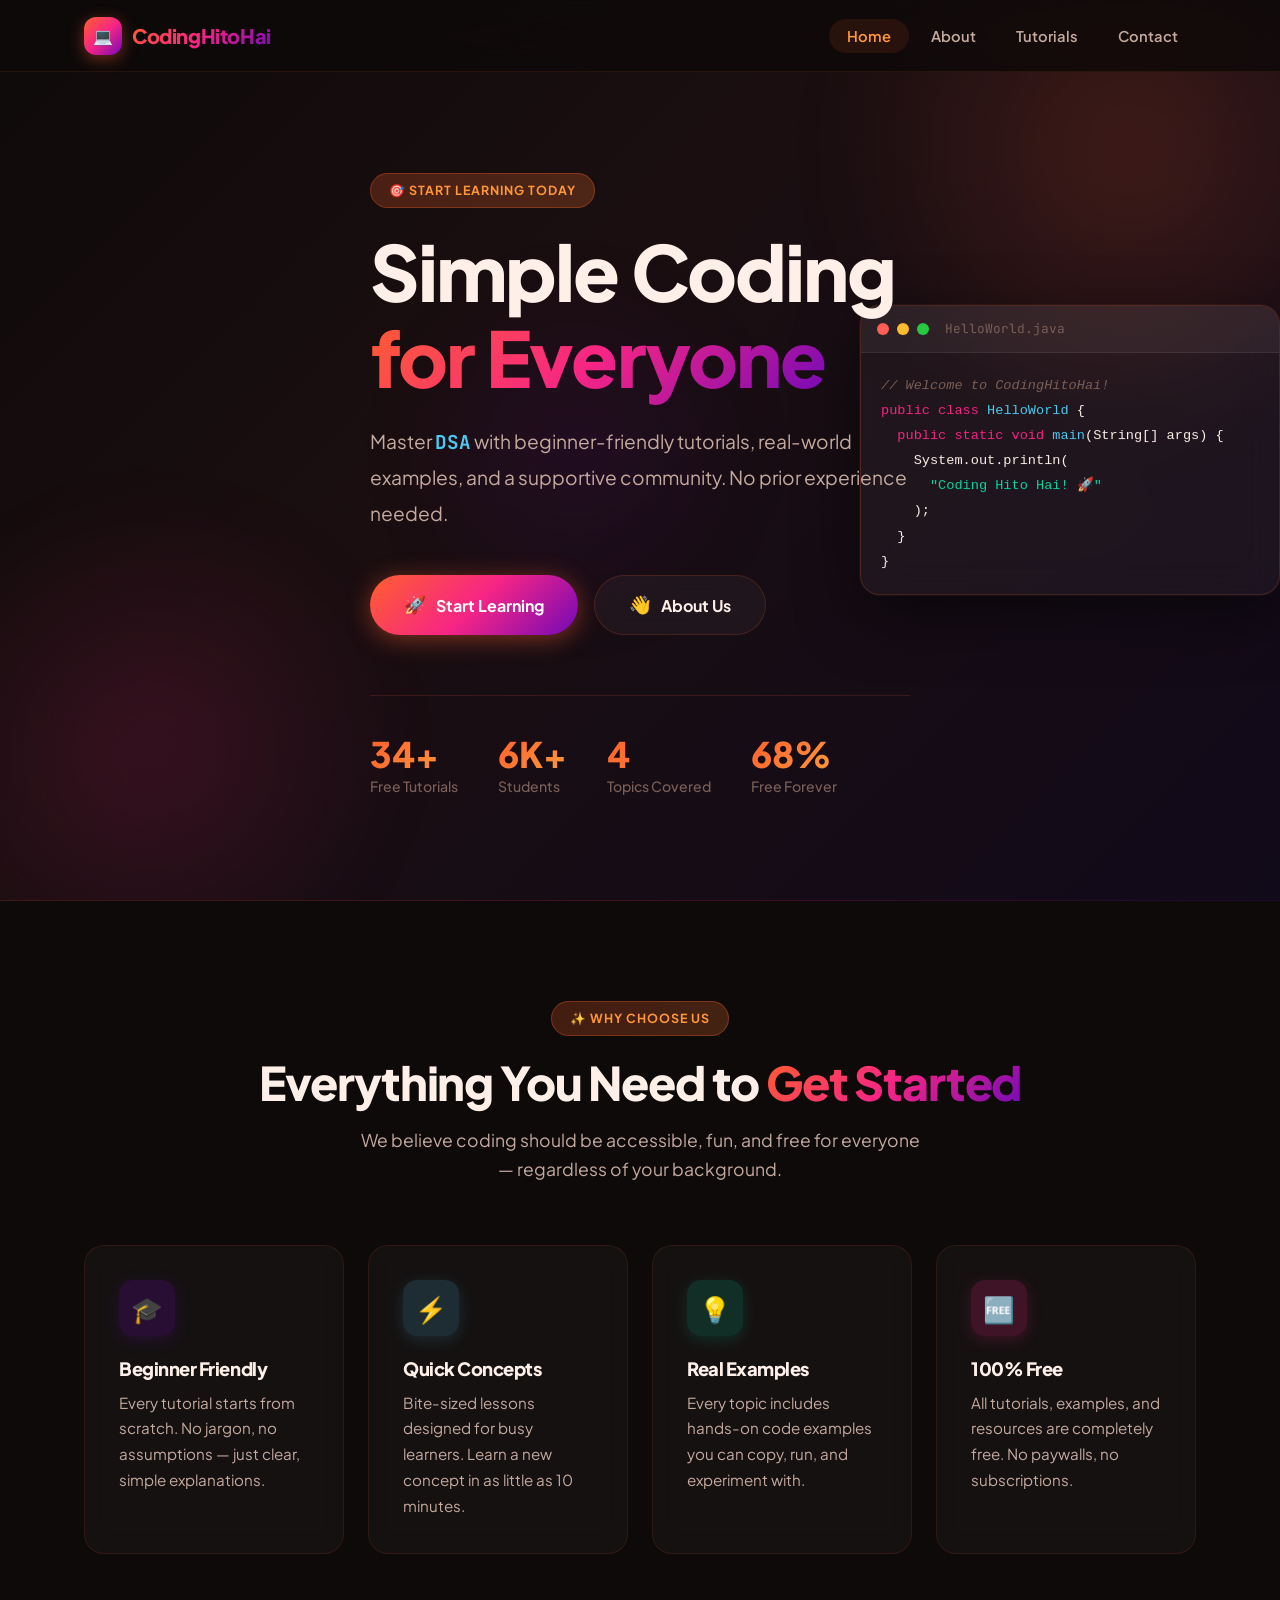
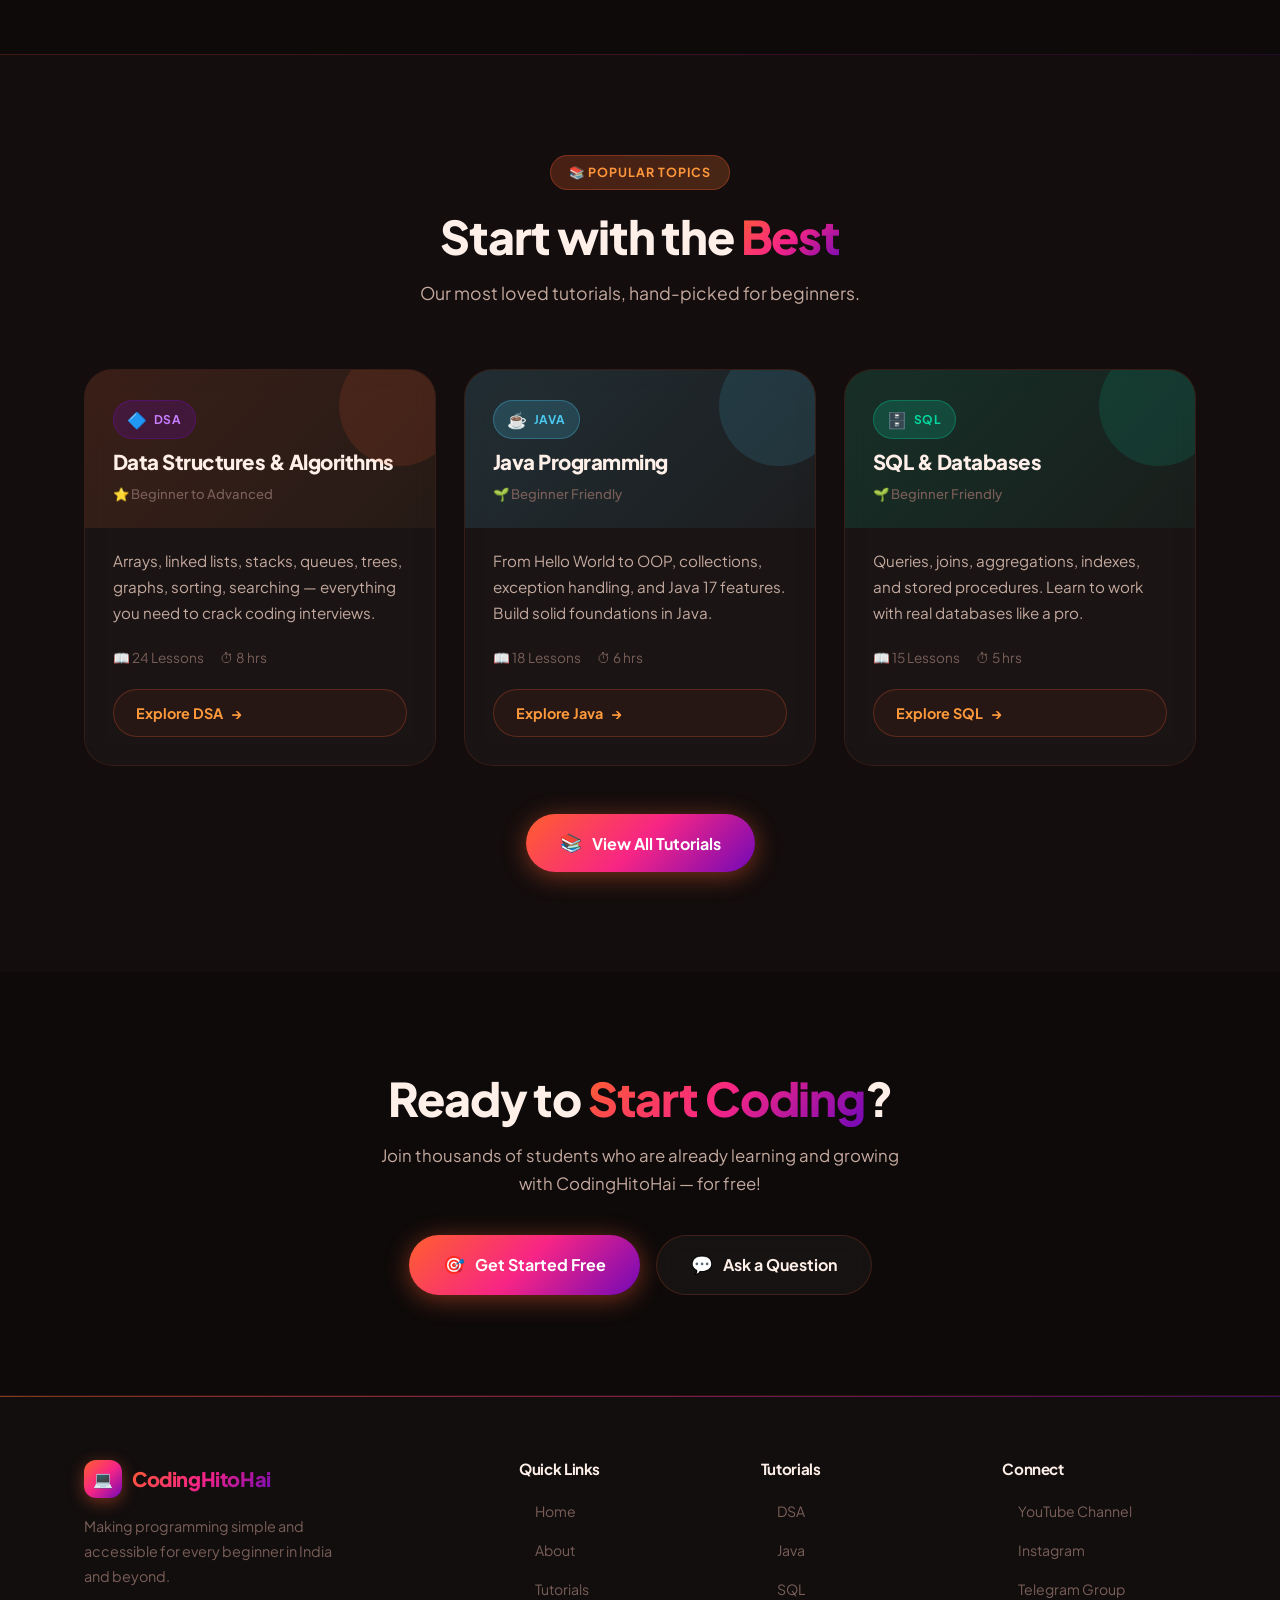
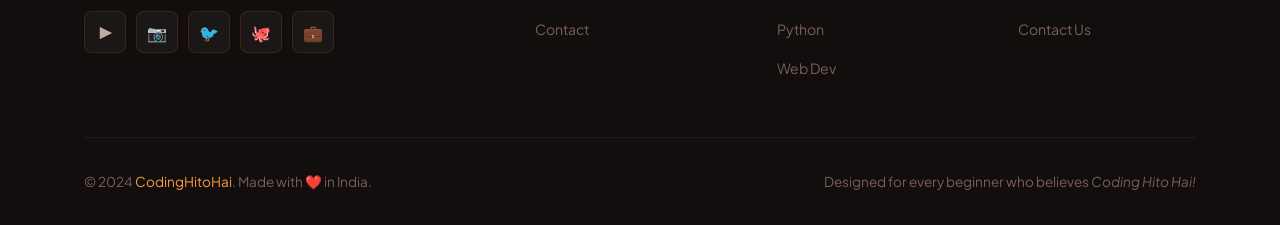
<file: index.html>
<!DOCTYPE html>
<html lang="en">
<head>
  <meta charset="UTF-8" />
  <meta name="viewport" content="width=device-width, initial-scale=1.0" />
  <meta name="description" content="CodingHitoHai - Simple coding tutorials for everyone. Learn DSA, Java, SQL, Python, Web Development and more." />
  <meta name="keywords" content="coding, tutorials, DSA, Java, SQL, Python, programming, learn to code" />
  <title>CodingHitoHai — Simple Coding for Everyone</title>
  <link rel="icon" href="data:image/svg+xml,<svg xmlns='http://www.w3.org/2000/svg' viewBox='0 0 32 32'><text y='26' font-size='26'>💻</text></svg>" />
  <link rel="stylesheet" href="css/style.css" />
</head>
<body>

  <!-- ======= NAVBAR ======= -->
  <nav class="navbar" id="navbar" role="navigation" aria-label="Main Navigation">
    <div class="nav-container">
      <a href="index.html" class="nav-logo" aria-label="CodingHitoHai Home">
        <div class="logo-icon" aria-hidden="true">💻</div>
        <span>CodingHitoHai</span>
      </a>

      <ul class="nav-links" id="navLinks" role="menubar">
        <li role="none"><a href="index.html" role="menuitem">Home</a></li>
        <li role="none"><a href="about.html" role="menuitem">About</a></li>
        <li role="none"><a href="tutorials.html" role="menuitem">Tutorials</a></li>
        <li role="none"><a href="contact.html" role="menuitem">Contact</a></li>
      </ul>

      <button class="nav-toggle" id="navToggle" aria-label="Toggle menu" aria-expanded="false" aria-controls="navLinks">
        <span></span><span></span><span></span>
      </button>
    </div>
  </nav>

  <!-- ======= HERO ======= -->
  <section class="hero" id="hero" aria-label="Hero Section">
    <div class="hero-orb-3" aria-hidden="true"></div>
    <div class="container">
      <div class="hero-content">
        <div class="badge" aria-hidden="true">🎯 Start Learning Today</div>

        <h1 class="hero-tagline">
          Simple Coding<br />
          <span class="text-gradient">for Everyone</span>
        </h1>

        <p class="hero-desc">
          Master <strong id="typingText" style="color:var(--accent-cyan);font-family:var(--font-mono);"></strong>&nbsp;with beginner-friendly tutorials, real-world examples, and a supportive community. No prior experience needed.
        </p>

        <div class="hero-cta">
          <a href="tutorials.html" class="btn btn-primary" id="startLearningBtn">
            <span class="btn-icon">🚀</span> Start Learning
          </a>
          <a href="about.html" class="btn btn-outline">
            <span class="btn-icon">👋</span> About Us
          </a>
        </div>

        <div class="hero-stats">
          <div class="stat-item">
            <div class="stat-value" data-target="50" data-suffix="+">0+</div>
            <div class="stat-label">Free Tutorials</div>
          </div>
          <div class="stat-item">
            <div class="stat-value" data-target="10" data-suffix="K+">0K+</div>
            <div class="stat-label">Students</div>
          </div>
          <div class="stat-item">
            <div class="stat-value" data-target="6" data-suffix="">0</div>
            <div class="stat-label">Topics Covered</div>
          </div>
          <div class="stat-item">
            <div class="stat-value" data-target="100" data-suffix="%">0%</div>
            <div class="stat-label">Free Forever</div>
          </div>
        </div>
      </div>
    </div>

    <!-- Floating Code Window (visible on large screens) -->
    <div class="hero-visual" aria-hidden="true">
      <div class="code-window">
        <div class="code-window-bar">
          <span class="dot dot-red"></span>
          <span class="dot dot-yellow"></span>
          <span class="dot dot-green"></span>
          <span class="code-window-title">HelloWorld.java</span>
        </div>
        <div class="code-body">
          <code class="code-line"><span class="c-comment">// Welcome to CodingHitoHai!</span></code>
          <code class="code-line"><span class="c-keyword">public class</span> <span class="c-funcname">HelloWorld</span> <span class="c-bracket">{</span></code>
          <code class="code-line">&nbsp;&nbsp;<span class="c-keyword">public static void</span> <span class="c-funcname">main</span><span class="c-bracket">(</span>String<span class="c-bracket">[]</span> args<span class="c-bracket">) {</span></code>
          <code class="code-line">&nbsp;&nbsp;&nbsp;&nbsp;System.out.println<span class="c-bracket">(</span></code>
          <code class="code-line">&nbsp;&nbsp;&nbsp;&nbsp;&nbsp;&nbsp;<span class="c-string">"Coding Hito Hai! 🚀"</span></code>
          <code class="code-line">&nbsp;&nbsp;&nbsp;&nbsp;<span class="c-bracket">);</span></code>
          <code class="code-line">&nbsp;&nbsp;<span class="c-bracket">}</span></code>
          <code class="code-line"><span class="c-bracket">}</span></code>
        </div>
      </div>
    </div>
  </section>

  <div class="glow-divider"></div>

  <!-- ======= FEATURES ======= -->
  <section class="section-pad" id="features" aria-label="Features">
    <div class="container">
      <div class="text-center">
        <div class="badge reveal">✨ Why Choose Us</div>
        <h2 class="section-title reveal reveal-delay-1">Everything You Need to <span class="text-gradient">Get Started</span></h2>
        <p class="section-subtitle reveal reveal-delay-2">We believe coding should be accessible, fun, and free for everyone — regardless of your background.</p>
      </div>

      <div class="features-grid">
        <div class="feature-card reveal reveal-delay-1">
          <div class="feature-icon purple">🎓</div>
          <h3>Beginner Friendly</h3>
          <p>Every tutorial starts from scratch. No jargon, no assumptions — just clear, simple explanations.</p>
        </div>
        <div class="feature-card reveal reveal-delay-2">
          <div class="feature-icon cyan">⚡</div>
          <h3>Quick Concepts</h3>
          <p>Bite-sized lessons designed for busy learners. Learn a new concept in as little as 10 minutes.</p>
        </div>
        <div class="feature-card reveal reveal-delay-3">
          <div class="feature-icon green">💡</div>
          <h3>Real Examples</h3>
          <p>Every topic includes hands-on code examples you can copy, run, and experiment with.</p>
        </div>
        <div class="feature-card reveal reveal-delay-4">
          <div class="feature-icon pink">🆓</div>
          <h3>100% Free</h3>
          <p>All tutorials, examples, and resources are completely free. No paywalls, no subscriptions.</p>
        </div>
      </div>
    </div>
  </section>

  <div class="glow-divider"></div>

  <!-- ======= POPULAR TUTORIALS PREVIEW ======= -->
  <section class="section-pad" id="popular" style="background: var(--bg-secondary);" aria-label="Popular Tutorials">
    <div class="container">
      <div class="text-center">
        <div class="badge reveal">📚 Popular Topics</div>
        <h2 class="section-title reveal reveal-delay-1">Start with the <span class="text-gradient">Best</span></h2>
        <p class="section-subtitle reveal reveal-delay-2">Our most loved tutorials, hand-picked for beginners.</p>
      </div>

      <div class="tutorials-grid">
        <!-- DSA -->
        <article class="tutorial-card card-dsa reveal reveal-delay-1">
          <div class="tutorial-card-header">
            <div class="card-lang-badge badge-purple">
              <span class="card-lang-icon">🔷</span> DSA
            </div>
            <h3>Data Structures & Algorithms</h3>
            <span class="card-level">⭐ Beginner to Advanced</span>
          </div>
          <div class="tutorial-card-body">
            <p>Arrays, linked lists, stacks, queues, trees, graphs, sorting, searching — everything you need to crack coding interviews.</p>
            <div class="card-meta">
              <span class="card-meta-item">📖 24 Lessons</span>
              <span class="card-meta-item">⏱ 8 hrs</span>
            </div>
            <a href="tutorials.html" class="btn-card">Explore DSA <span>→</span></a>
          </div>
        </article>

        <!-- Java -->
        <article class="tutorial-card card-java reveal reveal-delay-2">
          <div class="tutorial-card-header">
            <div class="card-lang-badge badge-cyan">
              <span class="card-lang-icon">☕</span> Java
            </div>
            <h3>Java Programming</h3>
            <span class="card-level">🌱 Beginner Friendly</span>
          </div>
          <div class="tutorial-card-body">
            <p>From Hello World to OOP, collections, exception handling, and Java 17 features. Build solid foundations in Java.</p>
            <div class="card-meta">
              <span class="card-meta-item">📖 18 Lessons</span>
              <span class="card-meta-item">⏱ 6 hrs</span>
            </div>
            <a href="tutorials.html" class="btn-card">Explore Java <span>→</span></a>
          </div>
        </article>

        <!-- SQL -->
        <article class="tutorial-card card-sql reveal reveal-delay-3">
          <div class="tutorial-card-header">
            <div class="card-lang-badge badge-green">
              <span class="card-lang-icon">🗄️</span> SQL
            </div>
            <h3>SQL & Databases</h3>
            <span class="card-level">🌱 Beginner Friendly</span>
          </div>
          <div class="tutorial-card-body">
            <p>Queries, joins, aggregations, indexes, and stored procedures. Learn to work with real databases like a pro.</p>
            <div class="card-meta">
              <span class="card-meta-item">📖 15 Lessons</span>
              <span class="card-meta-item">⏱ 5 hrs</span>
            </div>
            <a href="tutorials.html" class="btn-card">Explore SQL <span>→</span></a>
          </div>
        </article>
      </div>

      <div class="text-center" style="margin-top: 48px;">
        <a href="tutorials.html" class="btn btn-primary reveal">
          <span class="btn-icon">📚</span> View All Tutorials
        </a>
      </div>
    </div>
  </section>

  <!-- ======= CTA STRIP ======= -->
  <section class="section-pad" aria-label="Call To Action">
    <div class="container text-center">
      <h2 class="reveal">Ready to <span class="text-gradient">Start Coding</span>?</h2>
      <p class="reveal reveal-delay-1" style="max-width:520px;margin:16px auto 36px;">Join thousands of students who are already learning and growing with CodingHitoHai — for free!</p>
      <div style="display:flex;gap:16px;justify-content:center;flex-wrap:wrap;">
        <a href="tutorials.html" class="btn btn-primary reveal reveal-delay-2">
          <span class="btn-icon">🎯</span> Get Started Free
        </a>
        <a href="contact.html" class="btn btn-outline reveal reveal-delay-3">
          <span class="btn-icon">💬</span> Ask a Question
        </a>
      </div>
    </div>
  </section>

  <!-- ======= FOOTER ======= -->
  <footer class="footer" role="contentinfo">
    <div class="container">
      <div class="footer-grid">
        <div class="footer-brand">
          <div class="nav-logo">
            <div class="logo-icon" aria-hidden="true">💻</div>
            <span>CodingHitoHai</span>
          </div>
          <p>Making programming simple and accessible for every beginner in India and beyond.</p>
          <div class="social-links" aria-label="Social Media Links">
            <a href="#" class="social-btn" aria-label="YouTube" title="YouTube">▶</a>
            <a href="#" class="social-btn" aria-label="Instagram" title="Instagram">📷</a>
            <a href="#" class="social-btn" aria-label="Twitter" title="Twitter">🐦</a>
            <a href="#" class="social-btn" aria-label="GitHub" title="GitHub">🐙</a>
            <a href="#" class="social-btn" aria-label="LinkedIn" title="LinkedIn">💼</a>
          </div>
        </div>

        <div class="footer-col">
          <h4>Quick Links</h4>
          <ul class="footer-links">
            <li><a href="index.html">Home</a></li>
            <li><a href="about.html">About</a></li>
            <li><a href="tutorials.html">Tutorials</a></li>
            <li><a href="contact.html">Contact</a></li>
          </ul>
        </div>

        <div class="footer-col">
          <h4>Tutorials</h4>
          <ul class="footer-links">
            <li><a href="tutorials.html">DSA</a></li>
            <li><a href="tutorials.html">Java</a></li>
            <li><a href="tutorials.html">SQL</a></li>
            <li><a href="tutorials.html">Python</a></li>
            <li><a href="tutorials.html">Web Dev</a></li>
          </ul>
        </div>

        <div class="footer-col">
          <h4>Connect</h4>
          <ul class="footer-links">
            <li><a href="#">YouTube Channel</a></li>
            <li><a href="#">Instagram</a></li>
            <li><a href="#">Telegram Group</a></li>
            <li><a href="contact.html">Contact Us</a></li>
          </ul>
        </div>
      </div>

      <div class="footer-bottom">
        <p>© 2024 <a href="index.html">CodingHitoHai</a>. Made with ❤️ in India.</p>
        <p>Designed for every beginner who believes <em>Coding Hito Hai!</em></p>
      </div>
    </div>
  </footer>

  <script src="js/main.js"></script>
</body>
</html>
</file>
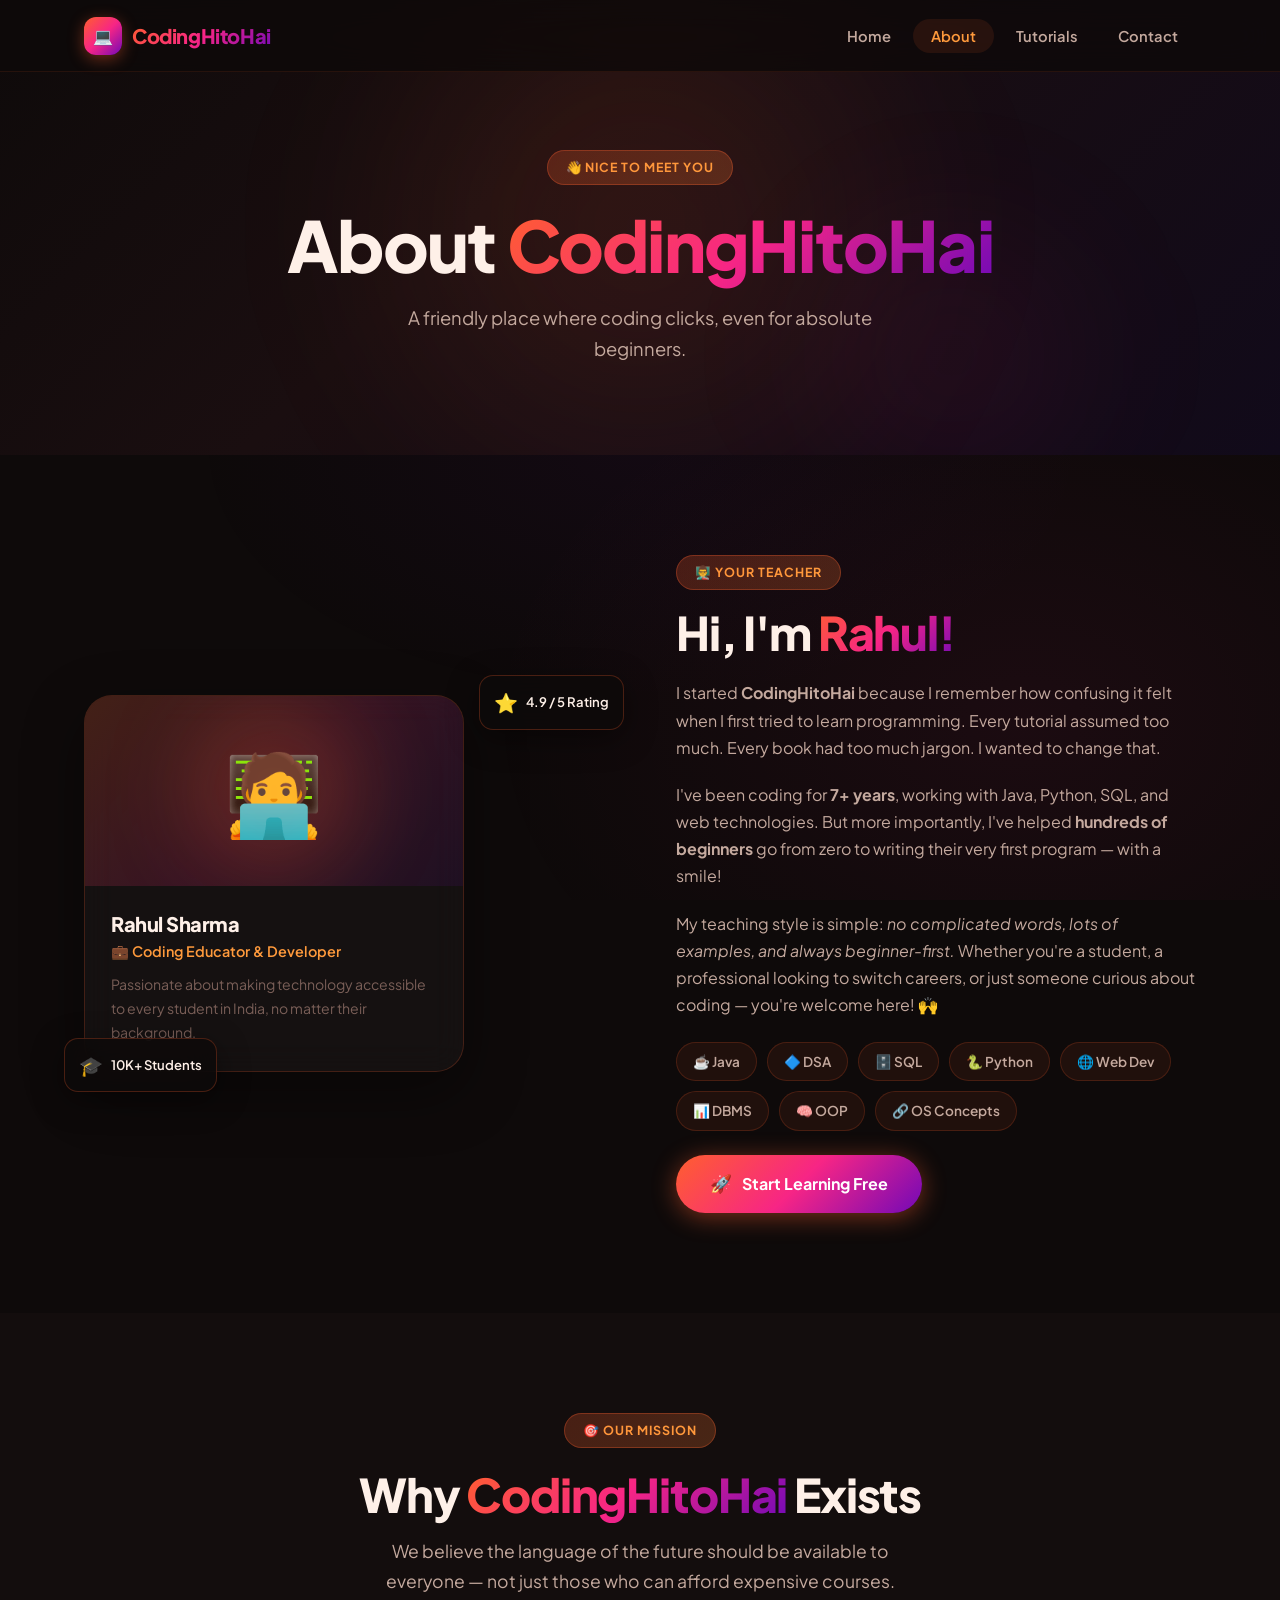
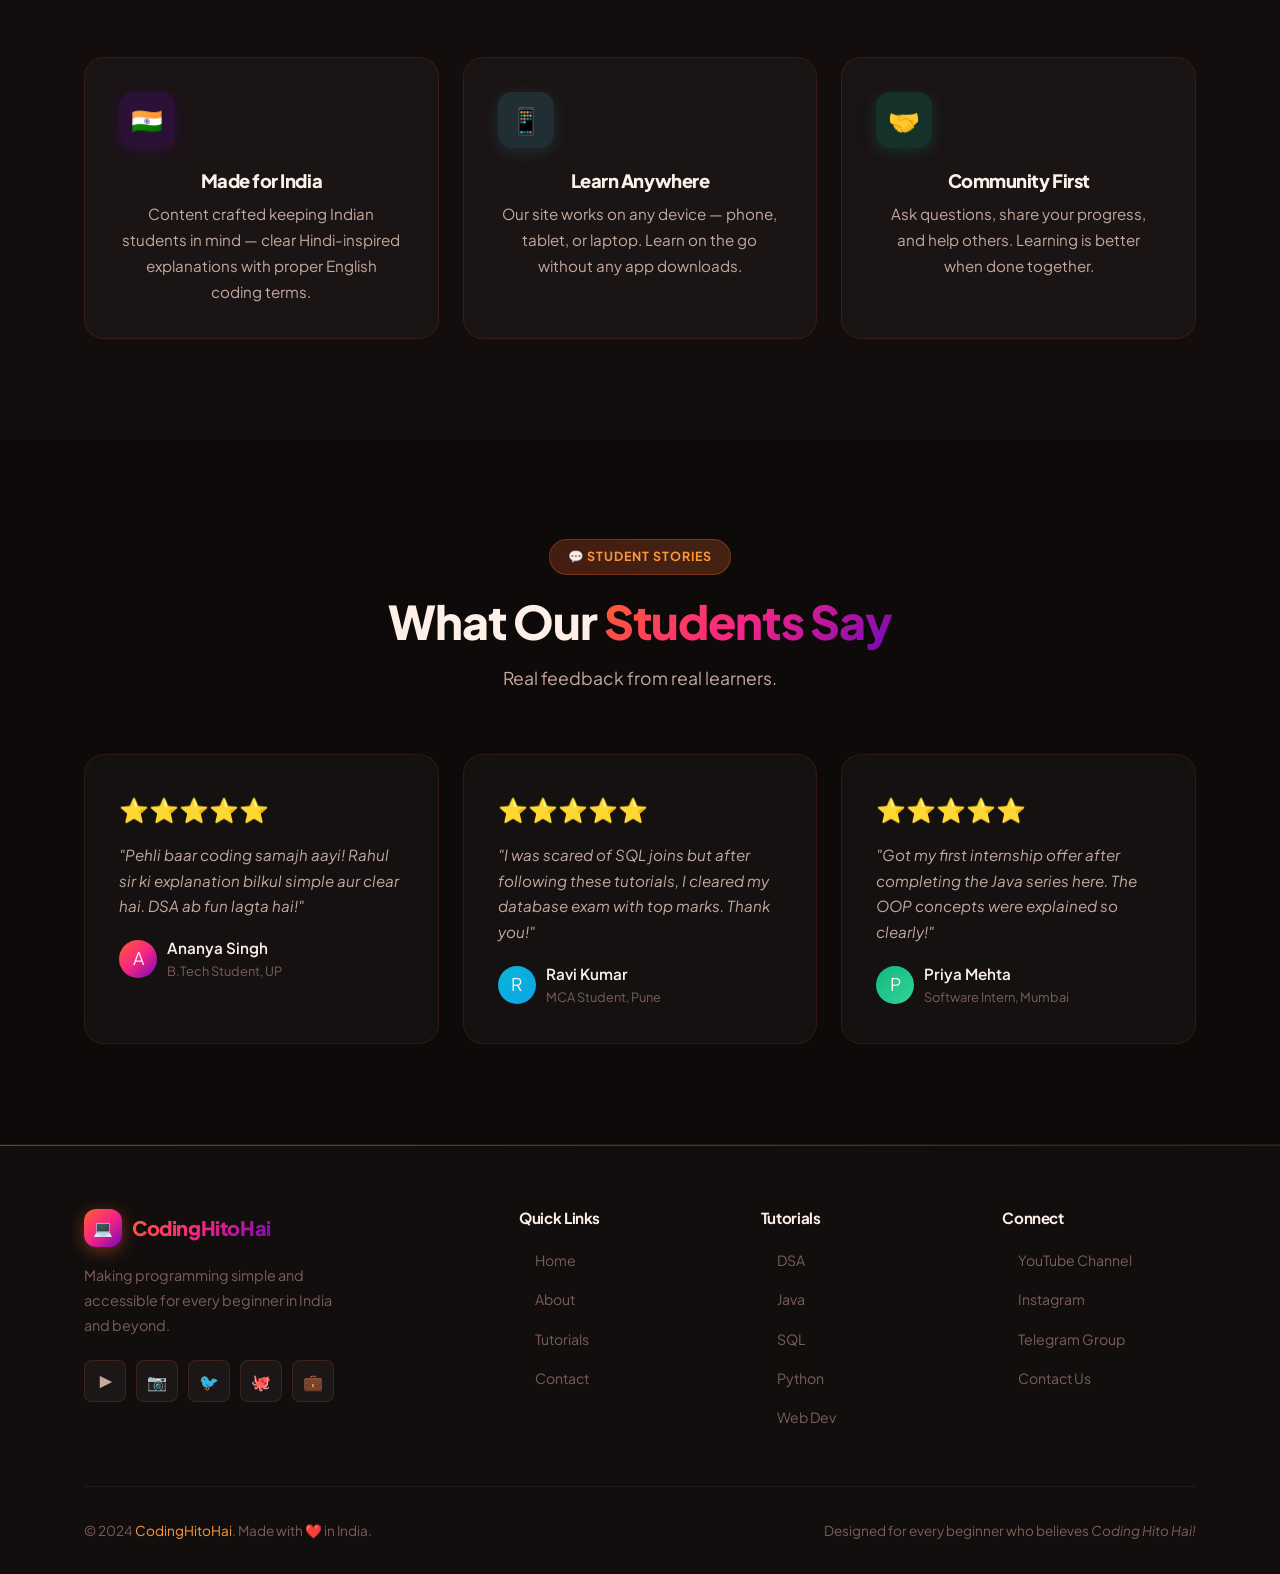
<file: about.html>
<!DOCTYPE html>
<html lang="en">
<head>
  <meta charset="UTF-8" />
  <meta name="viewport" content="width=device-width, initial-scale=1.0" />
  <meta name="description" content="About CodingHitoHai — Meet your coding teacher and learn about our beginner-friendly mission." />
  <title>About — CodingHitoHai</title>
  <link rel="icon" href="data:image/svg+xml,<svg xmlns='http://www.w3.org/2000/svg' viewBox='0 0 32 32'><text y='26' font-size='26'>💻</text></svg>" />
  <link rel="stylesheet" href="css/style.css" />
</head>
<body>

  <!-- ======= NAVBAR ======= -->
  <nav class="navbar" id="navbar" role="navigation" aria-label="Main Navigation">
    <div class="nav-container">
      <a href="index.html" class="nav-logo" aria-label="CodingHitoHai Home">
        <div class="logo-icon" aria-hidden="true">💻</div>
        <span>CodingHitoHai</span>
      </a>
      <ul class="nav-links" id="navLinks" role="menubar">
        <li role="none"><a href="index.html" role="menuitem">Home</a></li>
        <li role="none"><a href="about.html" role="menuitem">About</a></li>
        <li role="none"><a href="tutorials.html" role="menuitem">Tutorials</a></li>
        <li role="none"><a href="contact.html" role="menuitem">Contact</a></li>
      </ul>
      <button class="nav-toggle" id="navToggle" aria-label="Toggle menu" aria-expanded="false" aria-controls="navLinks">
        <span></span><span></span><span></span>
      </button>
    </div>
  </nav>

  <!-- ======= PAGE HERO ======= -->
  <section class="page-hero" aria-label="About Page Hero">
    <div class="container page-hero-content">
      <div class="badge reveal">👋 Nice to Meet You</div>
      <h1 class="reveal reveal-delay-1">About <span class="text-gradient">CodingHitoHai</span></h1>
      <p class="reveal reveal-delay-2">A friendly place where coding clicks, even for absolute beginners.</p>
    </div>
  </section>

  <!-- ======= ABOUT MAIN ======= -->
  <section class="section-pad" id="about-main" aria-label="About the Teacher">
    <div class="container">
      <div class="about-grid">

        <!-- Teacher Card / Avatar -->
        <div class="about-image-wrap reveal">
          <div class="about-avatar">
            <div class="about-avatar-top" aria-hidden="true">🧑‍💻</div>
            <div class="about-avatar-body">
              <h3>Rahul Sharma</h3>
              <div class="role">💼 Coding Educator &amp; Developer</div>
              <p class="bio">Passionate about making technology accessible to every student in India, no matter their background.</p>
            </div>
          </div>

          <!-- Floating Badges -->
          <div class="floating-badge badge-1" aria-hidden="true">
            <span class="badge-icon">⭐</span>
            <span>4.9 / 5 Rating</span>
          </div>
          <div class="floating-badge badge-2" aria-hidden="true">
            <span class="badge-icon">🎓</span>
            <span>10K+ Students</span>
          </div>
        </div>

        <!-- About Text -->
        <div class="about-content">
          <div class="badge">👨‍🏫 Your Teacher</div>
          <h2>Hi, I'm <span class="text-gradient">Rahul!</span></h2>

          <p>
            I started <strong>CodingHitoHai</strong> because I remember how confusing it felt when I first tried to learn programming. Every tutorial assumed too much. Every book had too much jargon. I wanted to change that.
          </p>

          <p>
            I've been coding for <strong>7+ years</strong>, working with Java, Python, SQL, and web technologies. But more importantly, I've helped <strong>hundreds of beginners</strong> go from zero to writing their very first program — with a smile!
          </p>

          <p>
            My teaching style is simple: <em>no complicated words, lots of examples, and always beginner-first.</em> Whether you're a student, a professional looking to switch careers, or just someone curious about coding — you're welcome here! 🙌
          </p>

          <div class="about-tags" aria-label="Skills">
            <span class="about-tag">☕ Java</span>
            <span class="about-tag">🔷 DSA</span>
            <span class="about-tag">🗄️ SQL</span>
            <span class="about-tag">🐍 Python</span>
            <span class="about-tag">🌐 Web Dev</span>
            <span class="about-tag">📊 DBMS</span>
            <span class="about-tag">🧠 OOP</span>
            <span class="about-tag">🔗 OS Concepts</span>
          </div>

          <a href="tutorials.html" class="btn btn-primary">
            <span class="btn-icon">🚀</span> Start Learning Free
          </a>
        </div>

      </div>
    </div>
  </section>

  <!-- ======= MISSION ======= -->
  <section class="section-pad" style="background: var(--bg-secondary);" aria-label="Our Mission">
    <div class="container text-center">
      <div class="badge reveal">🎯 Our Mission</div>
      <h2 class="section-title reveal reveal-delay-1">Why <span class="text-gradient">CodingHitoHai</span> Exists</h2>
      <p class="section-subtitle reveal reveal-delay-2">We believe the language of the future should be available to everyone — not just those who can afford expensive courses.</p>

      <div class="features-grid" style="margin-top: 0;">
        <div class="feature-card reveal reveal-delay-1">
          <div class="feature-icon purple">🇮🇳</div>
          <h3>Made for India</h3>
          <p>Content crafted keeping Indian students in mind — clear Hindi-inspired explanations with proper English coding terms.</p>
        </div>
        <div class="feature-card reveal reveal-delay-2">
          <div class="feature-icon cyan">📱</div>
          <h3>Learn Anywhere</h3>
          <p>Our site works on any device — phone, tablet, or laptop. Learn on the go without any app downloads.</p>
        </div>
        <div class="feature-card reveal reveal-delay-3">
          <div class="feature-icon green">🤝</div>
          <h3>Community First</h3>
          <p>Ask questions, share your progress, and help others. Learning is better when done together.</p>
        </div>
      </div>
    </div>
  </section>

  <!-- ======= TESTIMONIALS ======= -->
  <section class="section-pad" aria-label="Student Testimonials">
    <div class="container">
      <div class="text-center">
        <div class="badge reveal">💬 Student Stories</div>
        <h2 class="section-title reveal reveal-delay-1">What Our <span class="text-gradient">Students Say</span></h2>
        <p class="section-subtitle reveal reveal-delay-2">Real feedback from real learners.</p>
      </div>

      <div class="features-grid">
        <div class="feature-card reveal reveal-delay-1">
          <div style="font-size:1.5rem;margin-bottom:12px;">⭐⭐⭐⭐⭐</div>
          <p style="font-style:italic;margin-bottom:16px;">"Pehli baar coding samajh aayi! Rahul sir ki explanation bilkul simple aur clear hai. DSA ab fun lagta hai!"</p>
          <div style="display:flex;align-items:center;gap:10px;">
            <div style="width:38px;height:38px;border-radius:50%;background:var(--gradient-accent);display:flex;align-items:center;justify-content:center;font-size:1.1rem;">A</div>
            <div>
              <div style="font-weight:600;font-size:0.95rem;">Ananya Singh</div>
              <div style="font-size:0.8rem;color:var(--text-muted);">B.Tech Student, UP</div>
            </div>
          </div>
        </div>

        <div class="feature-card reveal reveal-delay-2">
          <div style="font-size:1.5rem;margin-bottom:12px;">⭐⭐⭐⭐⭐</div>
          <p style="font-style:italic;margin-bottom:16px;">"I was scared of SQL joins but after following these tutorials, I cleared my database exam with top marks. Thank you!"</p>
          <div style="display:flex;align-items:center;gap:10px;">
            <div style="width:38px;height:38px;border-radius:50%;background:linear-gradient(135deg,#06b6d4,#0ea5e9);display:flex;align-items:center;justify-content:center;font-size:1.1rem;">R</div>
            <div>
              <div style="font-weight:600;font-size:0.95rem;">Ravi Kumar</div>
              <div style="font-size:0.8rem;color:var(--text-muted);">MCA Student, Pune</div>
            </div>
          </div>
        </div>

        <div class="feature-card reveal reveal-delay-3">
          <div style="font-size:1.5rem;margin-bottom:12px;">⭐⭐⭐⭐⭐</div>
          <p style="font-style:italic;margin-bottom:16px;">"Got my first internship offer after completing the Java series here. The OOP concepts were explained so clearly!"</p>
          <div style="display:flex;align-items:center;gap:10px;">
            <div style="width:38px;height:38px;border-radius:50%;background:linear-gradient(135deg,#10b981,#34d399);display:flex;align-items:center;justify-content:center;font-size:1.1rem;">P</div>
            <div>
              <div style="font-weight:600;font-size:0.95rem;">Priya Mehta</div>
              <div style="font-size:0.8rem;color:var(--text-muted);">Software Intern, Mumbai</div>
            </div>
          </div>
        </div>
      </div>
    </div>
  </section>

  <!-- ======= FOOTER ======= -->
  <footer class="footer" role="contentinfo">
    <div class="container">
      <div class="footer-grid">
        <div class="footer-brand">
          <div class="nav-logo">
            <div class="logo-icon" aria-hidden="true">💻</div>
            <span>CodingHitoHai</span>
          </div>
          <p>Making programming simple and accessible for every beginner in India and beyond.</p>
          <div class="social-links" aria-label="Social Media Links">
            <a href="#" class="social-btn" aria-label="YouTube">▶</a>
            <a href="#" class="social-btn" aria-label="Instagram">📷</a>
            <a href="#" class="social-btn" aria-label="Twitter">🐦</a>
            <a href="#" class="social-btn" aria-label="GitHub">🐙</a>
            <a href="#" class="social-btn" aria-label="LinkedIn">💼</a>
          </div>
        </div>
        <div class="footer-col">
          <h4>Quick Links</h4>
          <ul class="footer-links">
            <li><a href="index.html">Home</a></li>
            <li><a href="about.html">About</a></li>
            <li><a href="tutorials.html">Tutorials</a></li>
            <li><a href="contact.html">Contact</a></li>
          </ul>
        </div>
        <div class="footer-col">
          <h4>Tutorials</h4>
          <ul class="footer-links">
            <li><a href="tutorials.html">DSA</a></li>
            <li><a href="tutorials.html">Java</a></li>
            <li><a href="tutorials.html">SQL</a></li>
            <li><a href="tutorials.html">Python</a></li>
            <li><a href="tutorials.html">Web Dev</a></li>
          </ul>
        </div>
        <div class="footer-col">
          <h4>Connect</h4>
          <ul class="footer-links">
            <li><a href="#">YouTube Channel</a></li>
            <li><a href="#">Instagram</a></li>
            <li><a href="#">Telegram Group</a></li>
            <li><a href="contact.html">Contact Us</a></li>
          </ul>
        </div>
      </div>
      <div class="footer-bottom">
        <p>© 2024 <a href="index.html">CodingHitoHai</a>. Made with ❤️ in India.</p>
        <p>Designed for every beginner who believes <em>Coding Hito Hai!</em></p>
      </div>
    </div>
  </footer>

  <script src="js/main.js"></script>
</body>
</html>
</file>
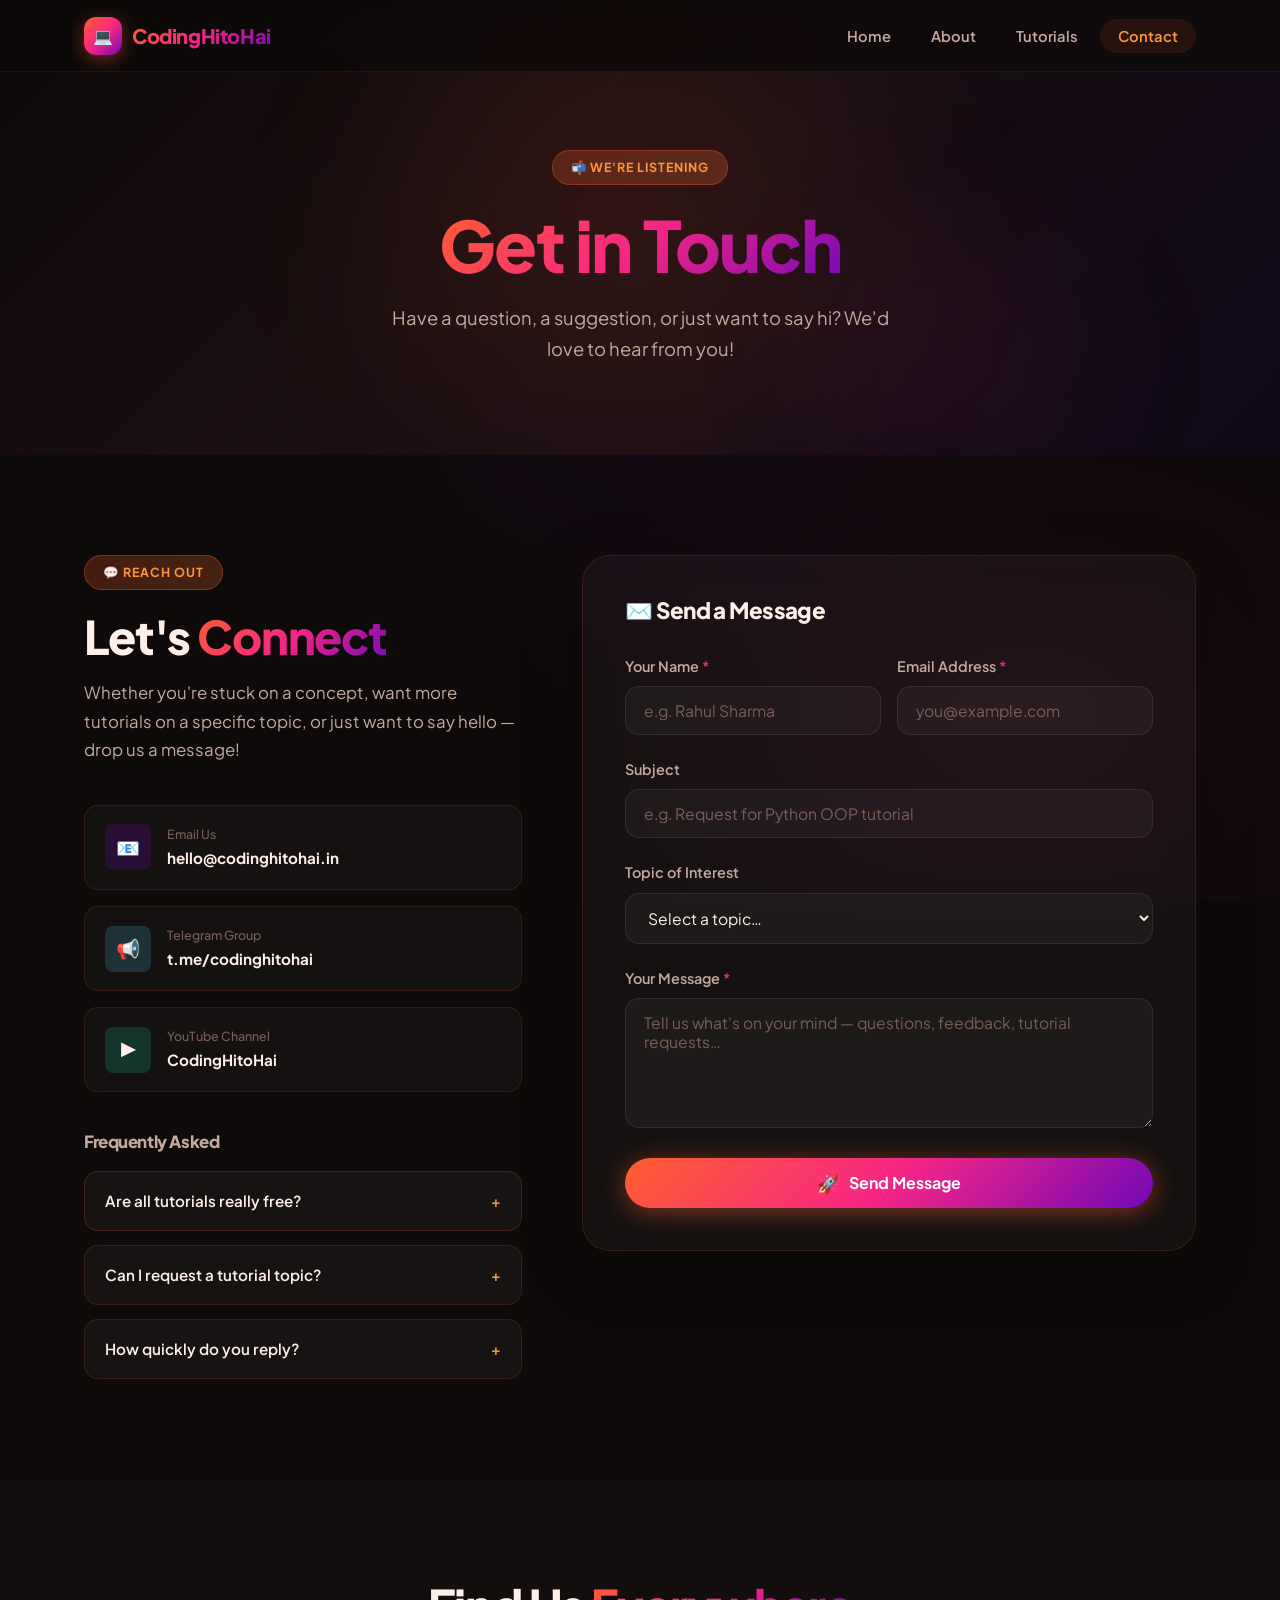
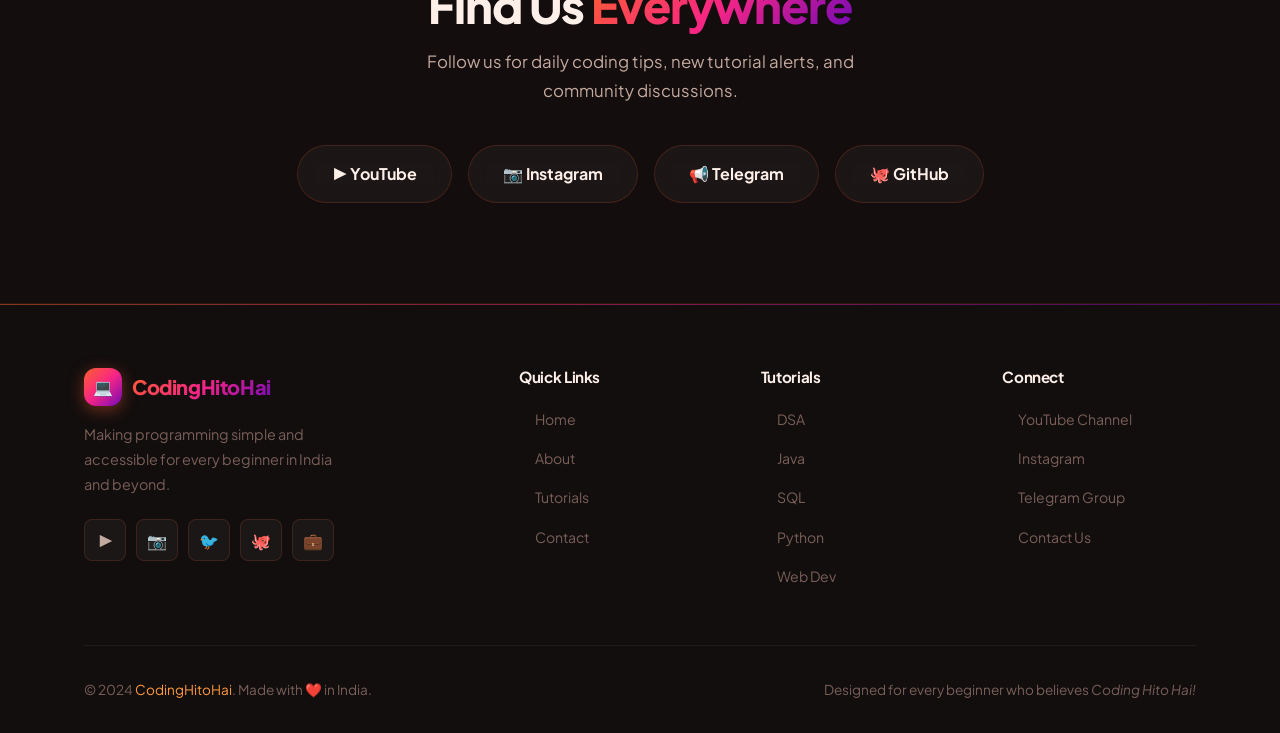
<file: contact.html>
<!DOCTYPE html>
<html lang="en">
<head>
  <meta charset="UTF-8" />
  <meta name="viewport" content="width=device-width, initial-scale=1.0" />
  <meta name="description" content="Contact CodingHitoHai — Ask questions, share feedback, or just say hello. We'd love to hear from you!" />
  <title>Contact — CodingHitoHai</title>
  <link rel="icon" href="data:image/svg+xml,<svg xmlns='http://www.w3.org/2000/svg' viewBox='0 0 32 32'><text y='26' font-size='26'>💻</text></svg>" />
  <link rel="stylesheet" href="css/style.css" />
</head>
<body>

  <!-- ======= NAVBAR ======= -->
  <nav class="navbar" id="navbar" role="navigation" aria-label="Main Navigation">
    <div class="nav-container">
      <a href="index.html" class="nav-logo" aria-label="CodingHitoHai Home">
        <div class="logo-icon" aria-hidden="true">💻</div>
        <span>CodingHitoHai</span>
      </a>
      <ul class="nav-links" id="navLinks" role="menubar">
        <li role="none"><a href="index.html" role="menuitem">Home</a></li>
        <li role="none"><a href="about.html" role="menuitem">About</a></li>
        <li role="none"><a href="tutorials.html" role="menuitem">Tutorials</a></li>
        <li role="none"><a href="contact.html" role="menuitem">Contact</a></li>
      </ul>
      <button class="nav-toggle" id="navToggle" aria-label="Toggle menu" aria-expanded="false" aria-controls="navLinks">
        <span></span><span></span><span></span>
      </button>
    </div>
  </nav>

  <!-- ======= PAGE HERO ======= -->
  <section class="page-hero" aria-label="Contact Page Hero">
    <div class="container page-hero-content">
      <div class="badge reveal">📬 We're Listening</div>
      <h1 class="reveal reveal-delay-1"><span class="text-gradient">Get in Touch</span></h1>
      <p class="reveal reveal-delay-2">Have a question, a suggestion, or just want to say hi? We'd love to hear from you!</p>
    </div>
  </section>

  <!-- ======= CONTACT SECTION ======= -->
  <section class="section-pad" id="contact-section" aria-label="Contact Form and Info">
    <div class="container">
      <div class="contact-wrapper">

        <!-- Left: Contact Info -->
        <div class="contact-info reveal">
          <div class="badge">💬 Reach Out</div>
          <h2>Let's <span class="text-gradient">Connect</span></h2>
          <p class="lead">Whether you're stuck on a concept, want more tutorials on a specific topic, or just want to say hello — drop us a message!</p>

          <div class="contact-links" aria-label="Contact Details">

            <div class="contact-link">
              <div class="contact-link-icon ci-purple" aria-hidden="true">📧</div>
              <div class="contact-link-text">
                <div class="link-label">Email Us</div>
                <div class="link-value">hello@codinghitohai.in</div>
              </div>
            </div>

            <div class="contact-link">
              <div class="contact-link-icon ci-cyan" aria-hidden="true">📢</div>
              <div class="contact-link-text">
                <div class="link-label">Telegram Group</div>
                <div class="link-value">t.me/codinghitohai</div>
              </div>
            </div>

            <div class="contact-link">
              <div class="contact-link-icon ci-green" aria-hidden="true">▶</div>
              <div class="contact-link-text">
                <div class="link-label">YouTube Channel</div>
                <div class="link-value">CodingHitoHai</div>
              </div>
            </div>

          </div><!-- /contact-links -->

          <!-- FAQ Mini -->
          <div style="margin-top: 40px;">
            <h3 style="font-size:1.05rem;margin-bottom:20px;color:var(--text-secondary);">Frequently Asked</h3>
            <div style="display:flex;flex-direction:column;gap:14px;">

              <details style="background:var(--bg-card);border:1px solid var(--border-color);border-radius:var(--radius-md);padding:16px 20px;cursor:pointer;">
                <summary style="font-weight:600;font-size:0.95rem;list-style:none;cursor:pointer;display:flex;justify-content:space-between;">
                  Are all tutorials really free? <span style="color:var(--accent-orange);">+</span>
                </summary>
                <p style="margin-top:12px;font-size:0.9rem;">Yes! 100% free, forever. No hidden costs, no premium tier.</p>
              </details>

              <details style="background:var(--bg-card);border:1px solid rgba(255,95,46,0.14);border-radius:var(--radius-md);padding:16px 20px;cursor:pointer;">
                <summary style="font-weight:600;font-size:0.95rem;list-style:none;cursor:pointer;display:flex;justify-content:space-between;">
                  Can I request a tutorial topic? <span style="color:var(--accent-orange);">+</span>
                </summary>
                <p style="margin-top:12px;font-size:0.9rem;">Absolutely! Use the form to tell us what you'd like to learn next.</p>
              </details>

              <details style="background:var(--bg-card);border:1px solid rgba(255,95,46,0.14);border-radius:var(--radius-md);padding:16px 20px;cursor:pointer;">
                <summary style="font-weight:600;font-size:0.95rem;list-style:none;cursor:pointer;display:flex;justify-content:space-between;">
                  How quickly do you reply? <span style="color:var(--accent-orange);">+</span>
                </summary>
                <p style="margin-top:12px;font-size:0.9rem;">We typically reply within 24–48 hours. Join Telegram for faster replies!</p>
              </details>

            </div>
          </div>

        </div><!-- /contact-info -->

        <!-- Right: Contact Form -->
        <div class="reveal reveal-delay-2">
          <div class="contact-form-card" id="contactFormCard">
            <h2 class="form-title">✉️ Send a Message</h2>

            <form id="contactForm" novalidate aria-label="Contact Form">
              <div class="form-row">
                <div class="form-group">
                  <label for="contactName">Your Name <span style="color:var(--accent-rose)">*</span></label>
                  <input
                    type="text"
                    id="contactName"
                    name="name"
                    class="form-control"
                    placeholder="e.g. Rahul Sharma"
                    required
                    autocomplete="name"
                  />
                </div>
                <div class="form-group">
                  <label for="contactEmail">Email Address <span style="color:var(--accent-rose)">*</span></label>
                  <input
                    type="email"
                    id="contactEmail"
                    name="email"
                    class="form-control"
                    placeholder="you@example.com"
                    required
                    autocomplete="email"
                  />
                </div>
              </div>

              <div class="form-group">
                <label for="contactSubject">Subject</label>
                <input
                  type="text"
                  id="contactSubject"
                  name="subject"
                  class="form-control"
                  placeholder="e.g. Request for Python OOP tutorial"
                />
              </div>

              <div class="form-group">
                <label for="contactTopic">Topic of Interest</label>
                <select id="contactTopic" name="topic" class="form-control">
                  <option value="" disabled selected>Select a topic…</option>
                  <option value="dsa">Data Structures &amp; Algorithms</option>
                  <option value="java">Java Programming</option>
                  <option value="sql">SQL &amp; Databases</option>
                  <option value="python">Python</option>
                  <option value="web">Web Development</option>
                  <option value="cpp">C++</option>
                  <option value="other">Other</option>
                </select>
              </div>

              <div class="form-group">
                <label for="contactMessage">Your Message <span style="color:var(--accent-rose)">*</span></label>
                <textarea
                  id="contactMessage"
                  name="message"
                  class="form-control"
                  placeholder="Tell us what's on your mind — questions, feedback, tutorial requests…"
                  required
                ></textarea>
              </div>

              <button type="submit" class="btn btn-primary btn-submit" id="submitContactBtn" style="width:100%;justify-content:center;">
                <span class="btn-icon">🚀</span> Send Message
              </button>
            </form>

            <!-- Success Message -->
            <div id="formSuccess" class="form-success">
              <div class="success-icon">🎉</div>
              <h3>Message Received!</h3>
              <p style="color:var(--text-secondary);">Thanks for reaching out! We'll get back to you within 24–48 hours. <br /><br /> Meanwhile, join our <a href="#" style="color:var(--accent-secondary);">Telegram group</a> for instant help!</p>
              <br/>
              <a href="tutorials.html" class="btn btn-primary" style="margin-top:8px;justify-content:center;">
                <span class="btn-icon">📚</span> Browse Tutorials
              </a>
            </div>

          </div><!-- /contact-form-card -->
        </div>

      </div><!-- /contact-wrapper -->
    </div>
  </section>

  <!-- ======= SOCIAL CTA ======= -->
  <section class="section-pad" style="background:var(--bg-secondary);" aria-label="Social Links">
    <div class="container text-center">
      <h2 class="reveal">Find Us <span class="text-gradient">Everywhere</span></h2>
      <p class="reveal reveal-delay-1" style="max-width:460px;margin:16px auto 40px;">Follow us for daily coding tips, new tutorial alerts, and community discussions.</p>
      <div style="display:flex;gap:16px;justify-content:center;flex-wrap:wrap;" class="reveal reveal-delay-2">
        <a href="#" class="btn btn-outline" id="youtubeLink">▶ YouTube</a>
        <a href="#" class="btn btn-outline" id="instagramLink">📷 Instagram</a>
        <a href="#" class="btn btn-outline" id="telegramLink">📢 Telegram</a>
        <a href="#" class="btn btn-outline" id="githubLink">🐙 GitHub</a>
      </div>
    </div>
  </section>

  <!-- ======= FOOTER ======= -->
  <footer class="footer" role="contentinfo">
    <div class="container">
      <div class="footer-grid">
        <div class="footer-brand">
          <div class="nav-logo"><div class="logo-icon" aria-hidden="true">💻</div><span>CodingHitoHai</span></div>
          <p>Making programming simple and accessible for every beginner in India and beyond.</p>
          <div class="social-links" aria-label="Social Media Links">
            <a href="#" class="social-btn" aria-label="YouTube">▶</a>
            <a href="#" class="social-btn" aria-label="Instagram">📷</a>
            <a href="#" class="social-btn" aria-label="Twitter">🐦</a>
            <a href="#" class="social-btn" aria-label="GitHub">🐙</a>
            <a href="#" class="social-btn" aria-label="LinkedIn">💼</a>
          </div>
        </div>
        <div class="footer-col">
          <h4>Quick Links</h4>
          <ul class="footer-links">
            <li><a href="index.html">Home</a></li>
            <li><a href="about.html">About</a></li>
            <li><a href="tutorials.html">Tutorials</a></li>
            <li><a href="contact.html">Contact</a></li>
          </ul>
        </div>
        <div class="footer-col">
          <h4>Tutorials</h4>
          <ul class="footer-links">
            <li><a href="tutorials.html">DSA</a></li>
            <li><a href="tutorials.html">Java</a></li>
            <li><a href="tutorials.html">SQL</a></li>
            <li><a href="tutorials.html">Python</a></li>
            <li><a href="tutorials.html">Web Dev</a></li>
          </ul>
        </div>
        <div class="footer-col">
          <h4>Connect</h4>
          <ul class="footer-links">
            <li><a href="#">YouTube Channel</a></li>
            <li><a href="#">Instagram</a></li>
            <li><a href="#">Telegram Group</a></li>
            <li><a href="contact.html">Contact Us</a></li>
          </ul>
        </div>
      </div>
      <div class="footer-bottom">
        <p>© 2024 <a href="index.html">CodingHitoHai</a>. Made with ❤️ in India.</p>
        <p>Designed for every beginner who believes <em>Coding Hito Hai!</em></p>
      </div>
    </div>
  </footer>

  <script src="js/main.js"></script>
</body>
</html>
</file>
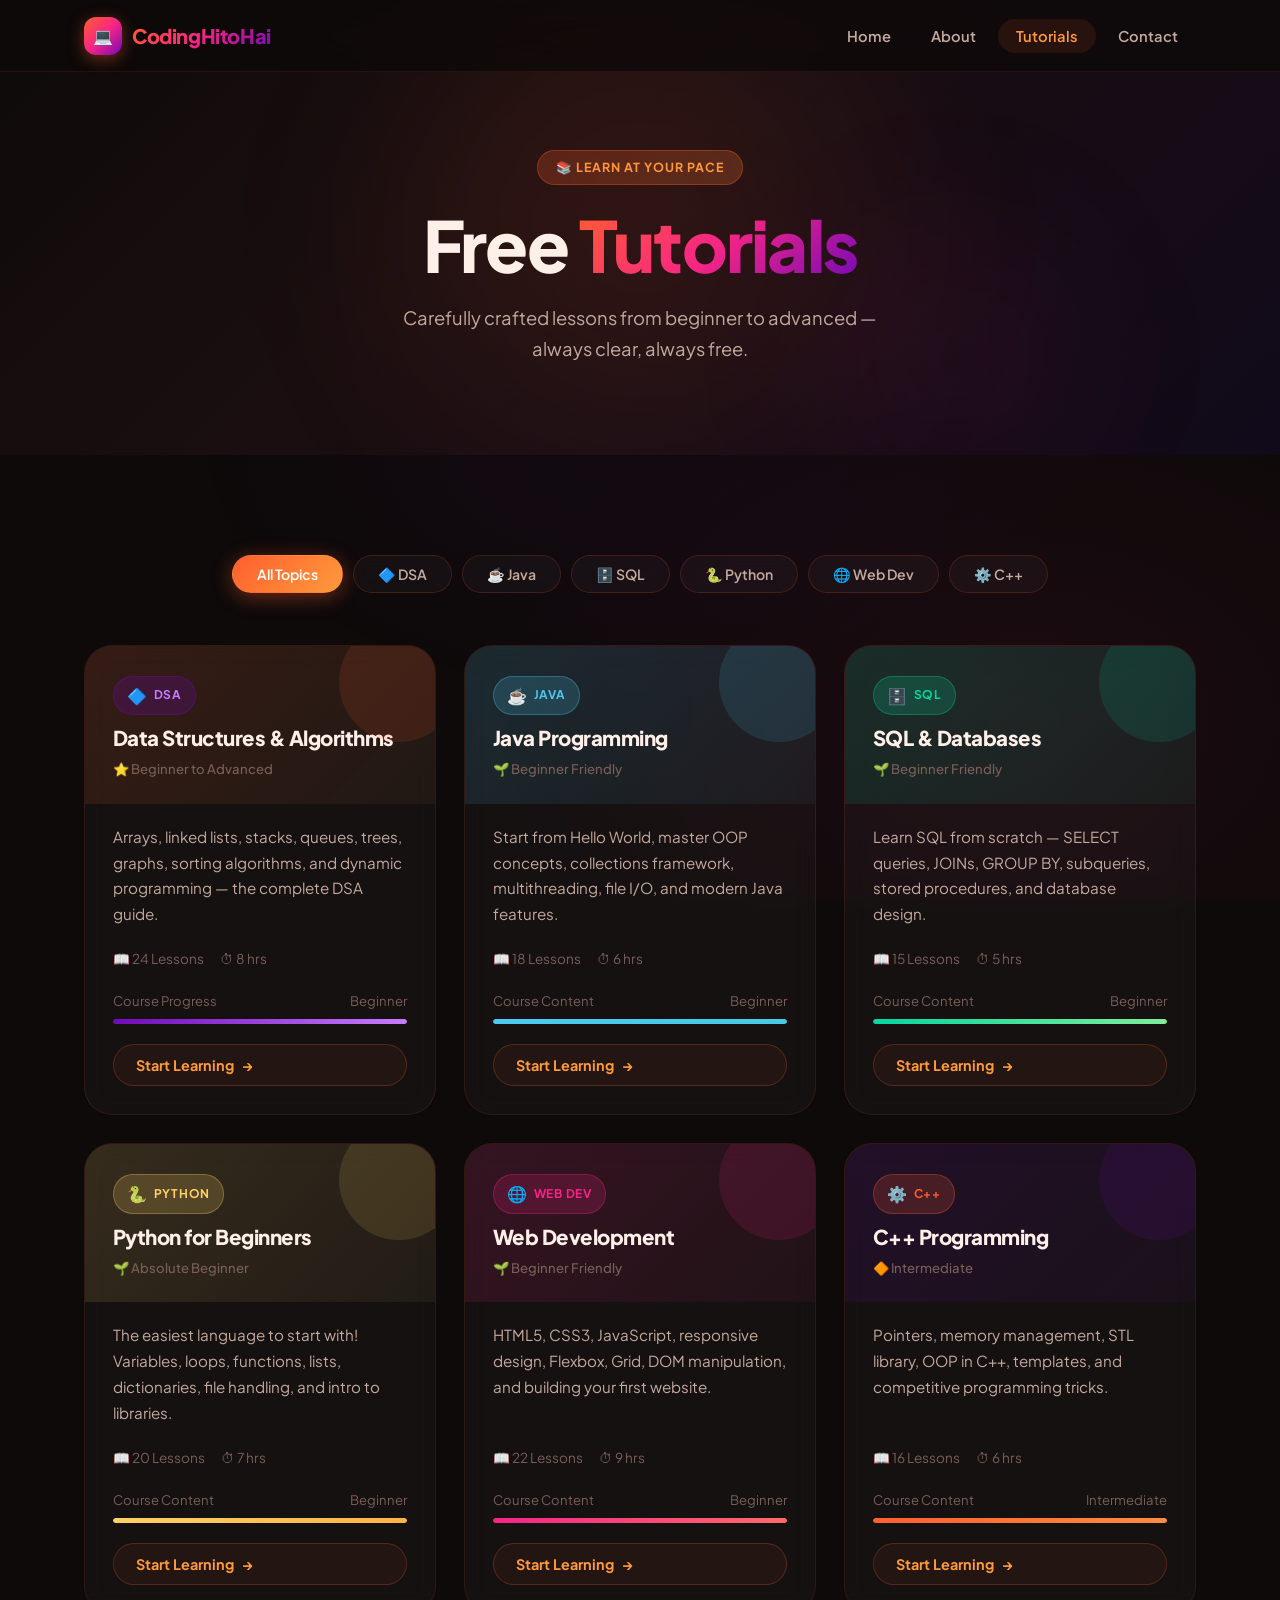
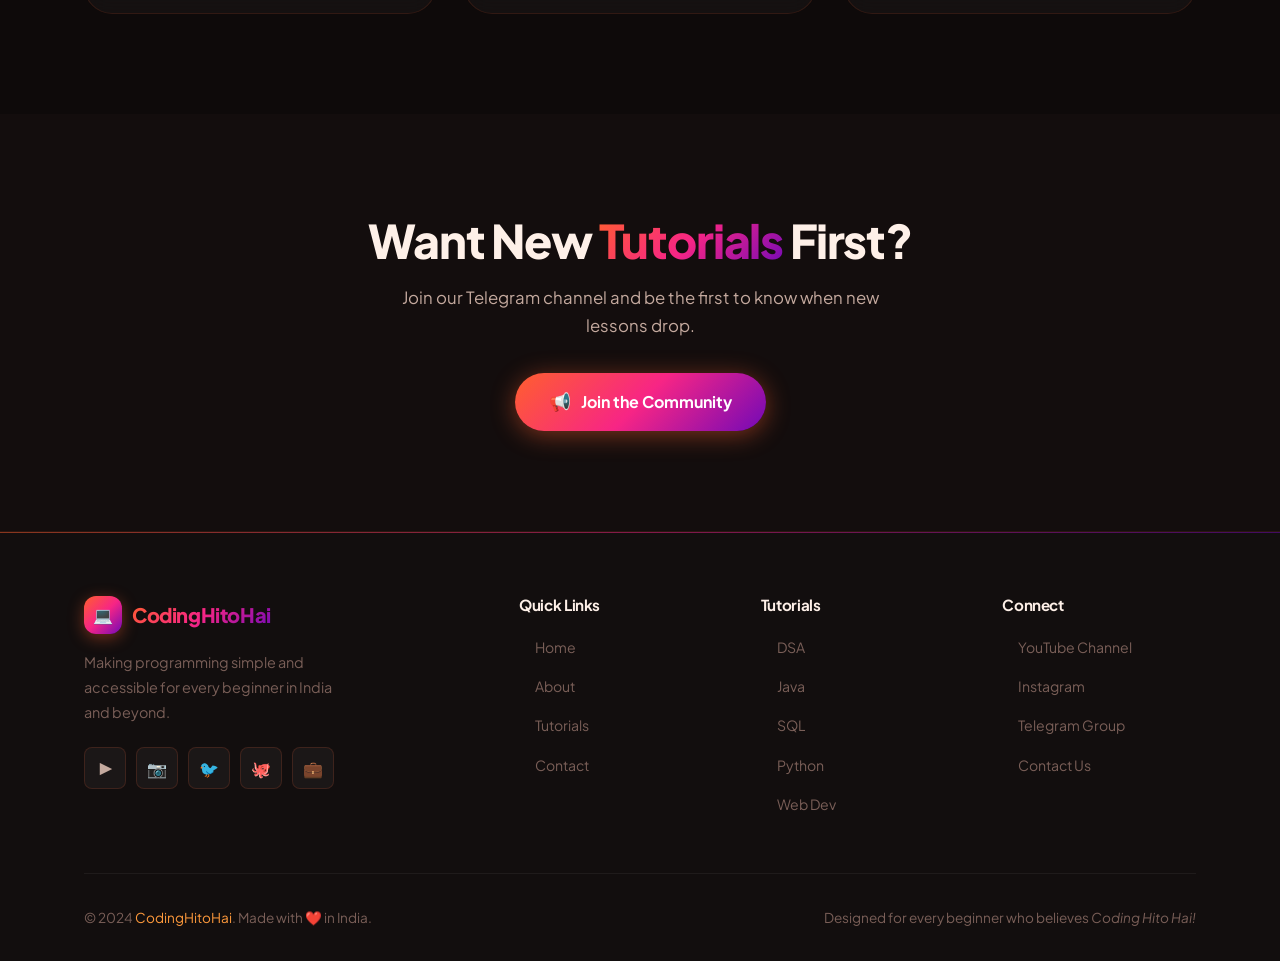
<file: tutorials.html>
<!DOCTYPE html>
<html lang="en">
<head>
  <meta charset="UTF-8" />
  <meta name="viewport" content="width=device-width, initial-scale=1.0" />
  <meta name="description" content="Browse free coding tutorials on DSA, Java, SQL, Python, Web Development and C++ at CodingHitoHai." />
  <title>Tutorials — CodingHitoHai</title>
  <link rel="icon" href="data:image/svg+xml,<svg xmlns='http://www.w3.org/2000/svg' viewBox='0 0 32 32'><text y='26' font-size='26'>💻</text></svg>" />
  <link rel="stylesheet" href="css/style.css" />

</head>
<body>

  <!-- ======= NAVBAR ======= -->
  <nav class="navbar" id="navbar" role="navigation" aria-label="Main Navigation">
    <div class="nav-container">
      <a href="index.html" class="nav-logo" aria-label="CodingHitoHai Home">
        <div class="logo-icon" aria-hidden="true">💻</div>
        <span>CodingHitoHai</span>
      </a>
      <ul class="nav-links" id="navLinks" role="menubar">
        <li role="none"><a href="index.html" role="menuitem">Home</a></li>
        <li role="none"><a href="about.html" role="menuitem">About</a></li>
        <li role="none"><a href="tutorials.html" role="menuitem">Tutorials</a></li>
        <li role="none"><a href="contact.html" role="menuitem">Contact</a></li>
      </ul>
      <button class="nav-toggle" id="navToggle" aria-label="Toggle menu" aria-expanded="false" aria-controls="navLinks">
        <span></span><span></span><span></span>
      </button>
    </div>
  </nav>

  <!-- ======= PAGE HERO ======= -->
  <section class="page-hero" aria-label="Tutorials Hero">
    <div class="container page-hero-content">
      <div class="badge reveal">📚 Learn at Your Pace</div>
      <h1 class="reveal reveal-delay-1">Free <span class="text-gradient">Tutorials</span></h1>
      <p class="reveal reveal-delay-2">Carefully crafted lessons from beginner to advanced — always clear, always free.</p>
    </div>
  </section>

  <!-- ======= TUTORIALS ======= -->
  <section class="section-pad" id="tutorials-section" aria-label="Tutorial Cards">
    <div class="container">

      <!-- Filter Bar -->
      <div class="filter-bar" id="filterBar" role="group" aria-label="Filter Tutorials">
        <button class="filter-btn active" data-filter="all" id="filterAll">All Topics</button>
        <button class="filter-btn" data-filter="dsa" id="filterDSA">🔷 DSA</button>
        <button class="filter-btn" data-filter="java" id="filterJava">☕ Java</button>
        <button class="filter-btn" data-filter="sql" id="filterSQL">🗄️ SQL</button>
        <button class="filter-btn" data-filter="python" id="filterPython">🐍 Python</button>
        <button class="filter-btn" data-filter="web" id="filterWeb">🌐 Web Dev</button>
        <button class="filter-btn" data-filter="cpp" id="filterCpp">⚙️ C++</button>
      </div>

      <!-- Tutorial Cards Grid -->
      <div class="tutorials-grid" id="tutorialsGrid">

        <!-- DSA -->
        <article class="tutorial-card card-dsa reveal reveal-delay-1" data-category="dsa">
          <div class="tutorial-card-header">
            <div class="card-lang-badge badge-purple"><span class="card-lang-icon">🔷</span> DSA</div>
            <h3>Data Structures & Algorithms</h3>
            <span class="card-level">⭐ Beginner to Advanced</span>
          </div>
          <div class="tutorial-card-body">
            <p>Arrays, linked lists, stacks, queues, trees, graphs, sorting algorithms, and dynamic programming — the complete DSA guide.</p>
            <div class="card-meta">
              <span class="card-meta-item">📖 24 Lessons</span>
              <span class="card-meta-item">⏱ 8 hrs</span>
            </div>
            <div class="card-progress">
              <div class="progress-label"><span>Course Progress</span><span>Beginner</span></div>
              <div class="progress-bar"><div class="progress-fill fill-purple" style="width: 0%" data-width="100%"></div></div>
            </div>
            <button class="btn-card" onclick="showToast('🚀', 'Opening DSA Tutorial...')">Start Learning <span>→</span></button>
          </div>
        </article>

        <!-- Java -->
        <article class="tutorial-card card-java reveal reveal-delay-2" data-category="java">
          <div class="tutorial-card-header">
            <div class="card-lang-badge badge-cyan"><span class="card-lang-icon">☕</span> Java</div>
            <h3>Java Programming</h3>
            <span class="card-level">🌱 Beginner Friendly</span>
          </div>
          <div class="tutorial-card-body">
            <p>Start from Hello World, master OOP concepts, collections framework, multithreading, file I/O, and modern Java features.</p>
            <div class="card-meta">
              <span class="card-meta-item">📖 18 Lessons</span>
              <span class="card-meta-item">⏱ 6 hrs</span>
            </div>
            <div class="card-progress">
              <div class="progress-label"><span>Course Content</span><span>Beginner</span></div>
              <div class="progress-bar"><div class="progress-fill fill-cyan" style="width: 0%" data-width="100%"></div></div>
            </div>
            <button class="btn-card" onclick="showToast('☕', 'Opening Java Tutorial...')">Start Learning <span>→</span></button>
          </div>
        </article>

        <!-- SQL -->
        <article class="tutorial-card card-sql reveal reveal-delay-3" data-category="sql">
          <div class="tutorial-card-header">
            <div class="card-lang-badge badge-green"><span class="card-lang-icon">🗄️</span> SQL</div>
            <h3>SQL & Databases</h3>
            <span class="card-level">🌱 Beginner Friendly</span>
          </div>
          <div class="tutorial-card-body">
            <p>Learn SQL from scratch — SELECT queries, JOINs, GROUP BY, subqueries, stored procedures, and database design.</p>
            <div class="card-meta">
              <span class="card-meta-item">📖 15 Lessons</span>
              <span class="card-meta-item">⏱ 5 hrs</span>
            </div>
            <div class="card-progress">
              <div class="progress-label"><span>Course Content</span><span>Beginner</span></div>
              <div class="progress-bar"><div class="progress-fill fill-green" style="width: 0%" data-width="100%"></div></div>
            </div>
            <button class="btn-card" onclick="showToast('🗄️', 'Opening SQL Tutorial...')">Start Learning <span>→</span></button>
          </div>
        </article>

        <!-- Python -->
        <article class="tutorial-card card-python reveal reveal-delay-1" data-category="python">
          <div class="tutorial-card-header">
            <div class="card-lang-badge badge-yellow"><span class="card-lang-icon">🐍</span> Python</div>
            <h3>Python for Beginners</h3>
            <span class="card-level">🌱 Absolute Beginner</span>
          </div>
          <div class="tutorial-card-body">
            <p>The easiest language to start with! Variables, loops, functions, lists, dictionaries, file handling, and intro to libraries.</p>
            <div class="card-meta">
              <span class="card-meta-item">📖 20 Lessons</span>
              <span class="card-meta-item">⏱ 7 hrs</span>
            </div>
            <div class="card-progress">
              <div class="progress-label"><span>Course Content</span><span>Beginner</span></div>
              <div class="progress-bar"><div class="progress-fill fill-yellow" style="width: 0%" data-width="100%"></div></div>
            </div>
            <button class="btn-card" onclick="showToast('🐍', 'Opening Python Tutorial...')">Start Learning <span>→</span></button>
          </div>
        </article>

        <!-- Web Dev -->
        <article class="tutorial-card card-web reveal reveal-delay-2" data-category="web">
          <div class="tutorial-card-header">
            <div class="card-lang-badge badge-pink"><span class="card-lang-icon">🌐</span> Web Dev</div>
            <h3>Web Development</h3>
            <span class="card-level">🌱 Beginner Friendly</span>
          </div>
          <div class="tutorial-card-body">
            <p>HTML5, CSS3, JavaScript, responsive design, Flexbox, Grid, DOM manipulation, and building your first website.</p>
            <div class="card-meta">
              <span class="card-meta-item">📖 22 Lessons</span>
              <span class="card-meta-item">⏱ 9 hrs</span>
            </div>
            <div class="card-progress">
              <div class="progress-label"><span>Course Content</span><span>Beginner</span></div>
              <div class="progress-bar"><div class="progress-fill fill-pink" style="width: 0%" data-width="100%"></div></div>
            </div>
            <button class="btn-card" onclick="showToast('🌐', 'Opening Web Dev Tutorial...')">Start Learning <span>→</span></button>
          </div>
        </article>

        <!-- C++ -->
        <article class="tutorial-card card-cpp reveal reveal-delay-3" data-category="cpp">
          <div class="tutorial-card-header">
            <div class="card-lang-badge badge-red"><span class="card-lang-icon">⚙️</span> C++</div>
            <h3>C++ Programming</h3>
            <span class="card-level">🔶 Intermediate</span>
          </div>
          <div class="tutorial-card-body">
            <p>Pointers, memory management, STL library, OOP in C++, templates, and competitive programming tricks.</p>
            <div class="card-meta">
              <span class="card-meta-item">📖 16 Lessons</span>
              <span class="card-meta-item">⏱ 6 hrs</span>
            </div>
            <div class="card-progress">
              <div class="progress-label"><span>Course Content</span><span>Intermediate</span></div>
              <div class="progress-bar"><div class="progress-fill fill-red" style="width: 0%" data-width="100%"></div></div>
            </div>
            <button class="btn-card" onclick="showToast('⚙️', 'Opening C++ Tutorial...')">Start Learning <span>→</span></button>
          </div>
        </article>

      </div><!-- /tutorials-grid -->

      <!-- Empty State (shown when filter returns nothing) -->
      <div id="emptyState" style="display:none;text-align:center;padding:80px 0;">
        <div style="font-size:3rem;margin-bottom:16px;">🔍</div>
        <h3>No tutorials found</h3>
        <p style="margin-top:8px;">Try selecting a different filter above.</p>
      </div>

    </div>
  </section>

  <!-- ======= CTA ======= -->
  <section class="section-pad" style="background:var(--bg-secondary);" aria-label="Newsletter CTA">
    <div class="container text-center">
      <h2 class="reveal">Want New <span class="text-gradient">Tutorials</span> First?</h2>
      <p class="reveal reveal-delay-1" style="margin:16px auto 32px;max-width:480px;">Join our Telegram channel and be the first to know when new lessons drop.</p>
      <a href="contact.html" class="btn btn-primary reveal reveal-delay-2">
        <span class="btn-icon">📢</span> Join the Community
      </a>
    </div>
  </section>

  <!-- ======= FOOTER ======= -->
  <footer class="footer" role="contentinfo">
    <div class="container">
      <div class="footer-grid">
        <div class="footer-brand">
          <div class="nav-logo"><div class="logo-icon" aria-hidden="true">💻</div><span>CodingHitoHai</span></div>
          <p>Making programming simple and accessible for every beginner in India and beyond.</p>
          <div class="social-links" aria-label="Social Media Links">
            <a href="#" class="social-btn" aria-label="YouTube">▶</a>
            <a href="#" class="social-btn" aria-label="Instagram">📷</a>
            <a href="#" class="social-btn" aria-label="Twitter">🐦</a>
            <a href="#" class="social-btn" aria-label="GitHub">🐙</a>
            <a href="#" class="social-btn" aria-label="LinkedIn">💼</a>
          </div>
        </div>
        <div class="footer-col">
          <h4>Quick Links</h4>
          <ul class="footer-links">
            <li><a href="index.html">Home</a></li>
            <li><a href="about.html">About</a></li>
            <li><a href="tutorials.html">Tutorials</a></li>
            <li><a href="contact.html">Contact</a></li>
          </ul>
        </div>
        <div class="footer-col">
          <h4>Tutorials</h4>
          <ul class="footer-links">
            <li><a href="tutorials.html">DSA</a></li>
            <li><a href="tutorials.html">Java</a></li>
            <li><a href="tutorials.html">SQL</a></li>
            <li><a href="tutorials.html">Python</a></li>
            <li><a href="tutorials.html">Web Dev</a></li>
          </ul>
        </div>
        <div class="footer-col">
          <h4>Connect</h4>
          <ul class="footer-links">
            <li><a href="#">YouTube Channel</a></li>
            <li><a href="#">Instagram</a></li>
            <li><a href="#">Telegram Group</a></li>
            <li><a href="contact.html">Contact Us</a></li>
          </ul>
        </div>
      </div>
      <div class="footer-bottom">
        <p>© 2024 <a href="index.html">CodingHitoHai</a>. Made with ❤️ in India.</p>
        <p>Designed for every beginner who believes <em>Coding Hito Hai!</em></p>
      </div>
    </div>
  </footer>

  <script src="js/main.js"></script>
  <script>
    /* --- Tutorial Filter Logic --- */
    const filterBtns = document.querySelectorAll('.filter-btn');
    const cards = document.querySelectorAll('.tutorial-card');
    const emptyState = document.getElementById('emptyState');

    filterBtns.forEach(btn => {
      btn.addEventListener('click', function () {
        filterBtns.forEach(b => b.classList.remove('active'));
        this.classList.add('active');

        const filter = this.dataset.filter;
        let visible = 0;

        cards.forEach(card => {
          const match = filter === 'all' || card.dataset.category === filter;
          if (match) {
            card.classList.remove('hidden');
            visible++;
          } else {
            card.classList.add('hidden');
          }
        });

        emptyState.style.display = visible === 0 ? 'block' : 'none';
      });
    });

    /* --- Animate progress bars on scroll --- */
    const progressObserver = new IntersectionObserver((entries) => {
      entries.forEach(entry => {
        if (entry.isIntersecting) {
          const fills = entry.target.querySelectorAll('.progress-fill[data-width]');
          fills.forEach(fill => {
            fill.style.width = fill.dataset.width;
          });
          progressObserver.unobserve(entry.target);
        }
      });
    }, { threshold: 0.3 });

    document.querySelectorAll('.tutorial-card').forEach(card => progressObserver.observe(card));
  </script>
</body>
</html>
</file>
<file: css/style.css>
/* =============================================
   CodingHitoHai - Premium Stylesheet v2.0
   New Theme: Vibrant Coral-Rose-Orange Sunset
   ============================================= */

/* --- Google Fonts Import --- */
@import url('https://fonts.googleapis.com/css2?family=Plus+Jakarta+Sans:wght@300;400;500;600;700;800&family=JetBrains+Mono:wght@400;500;600&display=swap');

/* --- CSS Custom Properties (Design Tokens) --- */
:root {
  /* Backgrounds - Deep Warm Dark */
  --bg-primary:   #0e0a0a;
  --bg-secondary: #130d0d;
  --bg-card:      rgba(255, 255, 255, 0.04);
  --bg-card-hover: rgba(255, 255, 255, 0.08);
  --bg-navbar:    rgba(14, 10, 10, 0.85);

  /* Accent - Vibrant Coral → Orange → Rose */
  --accent-primary:    #ff5f2e;
  --accent-secondary:  #ff8c42;
  --accent-tertiary:   #f72585;
  --accent-orange:     #ff9a3c;
  --accent-rose:       #f72585;
  --accent-violet:     #7209b7;
  --accent-cyan:       #4cc9f0;
  --accent-green:      #06d6a0;
  --accent-yellow:     #ffd166;

  --accent-glow:       rgba(255, 95, 46, 0.4);
  --accent-glow-rose:  rgba(247, 37, 133, 0.35);

  /* Text */
  --text-primary:   #fef0e8;
  --text-secondary: #c4a99e;
  --text-muted:     #7a5f58;

  /* Borders */
  --border-color: rgba(255, 95, 46, 0.18);
  --border-hover: rgba(255, 95, 46, 0.55);

  /* Gradients */
  --gradient-hero:   linear-gradient(135deg, #0e0a0a 0%, #1a0e10 40%, #110a1a 100%);
  --gradient-accent: linear-gradient(135deg, #ff5f2e, #f72585, #7209b7);
  --gradient-warm:   linear-gradient(135deg, #ff5f2e, #ff9a3c);
  --gradient-rose:   linear-gradient(135deg, #f72585, #7209b7);
  --gradient-card:   linear-gradient(145deg, rgba(255,95,46,0.06), rgba(247,37,133,0.03));

  /* Shadows */
  --shadow-card:       0 4px 32px rgba(0, 0, 0, 0.5);
  --shadow-card-hover: 0 16px 48px rgba(255, 95, 46, 0.22);
  --shadow-btn:        0 4px 24px rgba(255, 95, 46, 0.45);
  --shadow-btn-hover:  0 10px 40px rgba(255, 95, 46, 0.7);

  /* Radii */
  --radius-sm:   8px;
  --radius-md:   14px;
  --radius-lg:   20px;
  --radius-xl:   28px;
  --radius-full: 9999px;

  /* Transitions */
  --transition-fast:   0.18s ease;
  --transition-smooth: 0.35s cubic-bezier(0.4, 0, 0.2, 1);
  --transition-bounce: 0.4s cubic-bezier(0.34, 1.56, 0.64, 1);

  /* Typography */
  --font-sans: 'Plus Jakarta Sans', sans-serif;
  --font-mono: 'JetBrains Mono', monospace;

  --nav-height: 72px;
}

/* --- Reset & Base --- */
*, *::before, *::after { box-sizing: border-box; margin: 0; padding: 0; }

html { scroll-behavior: smooth; font-size: 16px; }

body {
  font-family: var(--font-sans);
  background-color: var(--bg-primary);
  color: var(--text-primary);
  line-height: 1.7;
  min-height: 100vh;
  overflow-x: hidden;
}

/* Animated mesh background */
body::before {
  content: '';
  position: fixed;
  inset: 0;
  background:
    radial-gradient(ellipse 80% 50% at 20% 10%, rgba(255,95,46,0.07) 0%, transparent 70%),
    radial-gradient(ellipse 60% 60% at 80% 80%, rgba(247,37,133,0.06) 0%, transparent 70%),
    radial-gradient(ellipse 50% 40% at 50% 50%, rgba(114,9,183,0.05) 0%, transparent 70%);
  pointer-events: none;
  z-index: 0;
}

img { max-width: 100%; display: block; }
a  { text-decoration: none; color: inherit; }

/* =============================================
   UTILITY CLASSES
   ============================================= */
.container   { max-width: 1160px; margin: 0 auto; padding: 0 24px; position: relative; z-index: 1; }
.section-pad { padding: 100px 0; }
.text-center { text-align: center; }
.text-gradient {
  background: var(--gradient-accent);
  -webkit-background-clip: text;
  -webkit-text-fill-color: transparent;
  background-clip: text;
}
.sr-only { position: absolute; width: 1px; height: 1px; overflow: hidden; clip: rect(0,0,0,0); }

/* =============================================
   TYPOGRAPHY
   ============================================= */
h1, h2, h3, h4, h5 { font-weight: 800; line-height: 1.15; letter-spacing: -0.025em; }
h1 { font-size: clamp(2.4rem, 6vw, 4.4rem); }
h2 { font-size: clamp(1.8rem, 4vw, 2.9rem); }
h3 { font-size: 1.3rem; }
p  { color: var(--text-secondary); font-size: 1.05rem; }

.section-title    { margin-bottom: 16px; }
.section-subtitle { font-size: 1.1rem; color: var(--text-secondary); max-width: 560px; margin: 0 auto 60px; }

/* =============================================
   BADGE / TAG
   ============================================= */
.badge {
  display: inline-flex;
  align-items: center;
  gap: 6px;
  padding: 6px 18px;
  border-radius: var(--radius-full);
  font-size: 0.78rem;
  font-weight: 700;
  letter-spacing: 0.08em;
  text-transform: uppercase;
  background: rgba(255, 95, 46, 0.12);
  border: 1px solid rgba(255, 95, 46, 0.3);
  color: var(--accent-orange);
  margin-bottom: 20px;
  position: relative;
}
.badge::before {
  content: '';
  position: absolute;
  inset: -1px;
  border-radius: inherit;
  background: var(--gradient-warm);
  opacity: 0.12;
  pointer-events: none;
}

/* =============================================
   BUTTONS
   ============================================= */
.btn {
  display: inline-flex;
  align-items: center;
  gap: 10px;
  padding: 14px 34px;
  border-radius: var(--radius-full);
  font-family: var(--font-sans);
  font-size: 1rem;
  font-weight: 700;
  cursor: pointer;
  border: none;
  transition: all var(--transition-smooth);
  position: relative;
  overflow: hidden;
}
.btn::after {
  content: '';
  position: absolute;
  inset: 0;
  background: rgba(255,255,255,0.1);
  opacity: 0;
  transition: opacity var(--transition-fast);
}
.btn:hover::after { opacity: 1; }

.btn-primary {
  background: var(--gradient-accent);
  color: #fff;
  box-shadow: var(--shadow-btn);
}
.btn-primary:hover {
  transform: translateY(-3px) scale(1.03);
  box-shadow: var(--shadow-btn-hover);
}
.btn-primary:active { transform: translateY(0) scale(0.98); }

.btn-outline {
  background: rgba(255,255,255,0.04);
  color: var(--text-primary);
  border: 1.5px solid var(--border-color);
  backdrop-filter: blur(10px);
}
.btn-outline:hover {
  border-color: var(--accent-primary);
  color: var(--accent-secondary);
  box-shadow: 0 0 20px var(--accent-glow);
  transform: translateY(-2px);
}

.btn-icon { font-size: 1.1rem; }

/* =============================================
   NAVBAR
   ============================================= */
.navbar {
  position: fixed;
  top: 0; left: 0; right: 0;
  height: var(--nav-height);
  background: var(--bg-navbar);
  backdrop-filter: blur(20px) saturate(180%);
  -webkit-backdrop-filter: blur(20px) saturate(180%);
  border-bottom: 1px solid rgba(255, 95, 46, 0.1);
  z-index: 1000;
  transition: background var(--transition-smooth);
}
.navbar.scrolled {
  background: rgba(14, 10, 10, 0.97);
  border-bottom-color: rgba(255, 95, 46, 0.2);
  box-shadow: 0 4px 30px rgba(0,0,0,0.4);
}

.nav-container {
  max-width: 1160px;
  margin: 0 auto;
  padding: 0 24px;
  height: 100%;
  display: flex;
  align-items: center;
  justify-content: space-between;
}

.nav-logo {
  display: flex;
  align-items: center;
  gap: 10px;
  font-size: 1.25rem;
  font-weight: 800;
  letter-spacing: -0.02em;
}
.nav-logo .logo-icon {
  width: 38px; height: 38px;
  background: var(--gradient-accent);
  border-radius: 12px;
  display: flex;
  align-items: center;
  justify-content: center;
  font-size: 1rem;
  flex-shrink: 0;
  box-shadow: 0 4px 16px rgba(255,95,46,0.4);
}
.nav-logo span {
  background: var(--gradient-accent);
  -webkit-background-clip: text;
  -webkit-text-fill-color: transparent;
  background-clip: text;
}

.nav-links {
  display: flex;
  align-items: center;
  gap: 4px;
  list-style: none;
}
.nav-links a {
  padding: 8px 18px;
  border-radius: var(--radius-full);
  font-size: 0.92rem;
  font-weight: 600;
  color: var(--text-secondary);
  transition: all var(--transition-fast);
}
.nav-links a:hover, .nav-links a.active {
  color: var(--text-primary);
  background: rgba(255, 95, 46, 0.1);
}
.nav-links a.active { color: var(--accent-orange); }

/* Hamburger */
.nav-toggle {
  display: none;
  flex-direction: column;
  gap: 5px;
  cursor: pointer;
  padding: 8px;
  border-radius: 8px;
  background: none;
  border: none;
  transition: background var(--transition-fast);
}
.nav-toggle:hover { background: rgba(255,255,255,0.06); }
.nav-toggle span {
  width: 24px; height: 2px;
  background: var(--text-primary);
  border-radius: 2px;
  transition: all var(--transition-smooth);
}
.nav-toggle.open span:nth-child(1) { transform: translateY(7px) rotate(45deg); }
.nav-toggle.open span:nth-child(2) { opacity: 0; transform: scaleX(0); }
.nav-toggle.open span:nth-child(3) { transform: translateY(-7px) rotate(-45deg); }

/* =============================================
   HERO SECTION
   ============================================= */
.hero {
  min-height: 100vh;
  background: var(--gradient-hero);
  display: flex;
  align-items: center;
  position: relative;
  overflow: hidden;
  padding-top: var(--nav-height);
}

/* Animated background orbs */
.hero::before, .hero::after {
  content: '';
  position: absolute;
  border-radius: 50%;
  pointer-events: none;
  animation: orb-float 10s ease-in-out infinite alternate;
}
.hero::before {
  width: 600px; height: 600px;
  background: radial-gradient(circle, rgba(255,95,46,0.18) 0%, transparent 70%);
  top: -150px; right: -150px;
  filter: blur(40px);
}
.hero::after {
  width: 500px; height: 500px;
  background: radial-gradient(circle, rgba(247,37,133,0.14) 0%, transparent 70%);
  bottom: -100px; left: -100px;
  filter: blur(40px);
  animation-delay: -5s;
}

/* Extra orb via pseudo element on hero container */
.hero-orb-3 {
  position: absolute;
  width: 350px; height: 350px;
  border-radius: 50%;
  background: radial-gradient(circle, rgba(114,9,183,0.12) 0%, transparent 70%);
  filter: blur(40px);
  top: 50%; left: 45%;
  transform: translate(-50%, -50%);
  pointer-events: none;
  animation: orb-float 14s ease-in-out infinite alternate-reverse;
}

@keyframes orb-float {
  from { transform: translate(0, 0) scale(1); }
  to   { transform: translate(40px, 30px) scale(1.12); }
}

.hero-content {
  position: relative;
  z-index: 2;
  max-width: 720px;
}

.hero-tagline {
  font-size: clamp(2.8rem, 6.5vw, 4.8rem);
  font-weight: 800;
  line-height: 1.12;
  margin-bottom: 24px;
}

.hero-desc {
  font-size: 1.2rem;
  color: var(--text-secondary);
  margin-bottom: 44px;
  max-width: 540px;
  line-height: 1.85;
}

.hero-cta { display: flex; gap: 16px; flex-wrap: wrap; }

/* Floating code window */
.hero-visual {
  position: absolute;
  right: 0; top: 50%;
  transform: translateY(-50%);
  width: 420px;
  display: none;
}

.code-window {
  background: rgba(255,255,255,0.04);
  backdrop-filter: blur(20px);
  border: 1px solid rgba(255,95,46,0.2);
  border-radius: var(--radius-lg);
  overflow: hidden;
  box-shadow: 0 20px 60px rgba(0,0,0,0.5), 0 0 0 1px rgba(255,255,255,0.05);
  animation: float-window 6s ease-in-out infinite;
}
@keyframes float-window {
  0%, 100% { transform: translateY(0px) rotate(-1deg); }
  50%       { transform: translateY(-14px) rotate(-1deg); }
}
.code-window-bar {
  background: rgba(255,255,255,0.05);
  padding: 12px 16px;
  display: flex;
  align-items: center;
  gap: 8px;
  border-bottom: 1px solid rgba(255,255,255,0.07);
}
.dot { width: 12px; height: 12px; border-radius: 50%; }
.dot-red    { background: #ff5f57; }
.dot-yellow { background: #ffbd2e; }
.dot-green  { background: #28c840; }
.code-window-title { font-size: 0.8rem; color: var(--text-muted); margin-left: 8px; font-family: var(--font-mono); }
.code-body { padding: 20px; font-family: var(--font-mono); font-size: 0.85rem; line-height: 1.85; }
.code-line  { display: block; }
.c-keyword  { color: #f72585; }
.c-funcname { color: #4cc9f0; }
.c-string   { color: #06d6a0; }
.c-comment  { color: var(--text-muted); font-style: italic; }
.c-number   { color: var(--accent-yellow); }
.c-bracket  { color: #fef0e8; }

/* Stats row */
.hero-stats {
  display: flex;
  gap: 40px;
  margin-top: 60px;
  padding-top: 40px;
  border-top: 1px solid rgba(255,95,46,0.15);
  flex-wrap: wrap;
}
.stat-item { text-align: left; }
.stat-value {
  font-size: 2.2rem;
  font-weight: 800;
  background: var(--gradient-warm);
  -webkit-background-clip: text;
  -webkit-text-fill-color: transparent;
  background-clip: text;
  line-height: 1;
}
.stat-label { font-size: 0.88rem; color: var(--text-muted); margin-top: 4px; font-weight: 500; }

/* =============================================
   FEATURES SECTION
   ============================================= */
.features-grid {
  display: grid;
  grid-template-columns: repeat(auto-fit, minmax(250px, 1fr));
  gap: 24px;
}

.feature-card {
  background: rgba(255,255,255,0.03);
  backdrop-filter: blur(12px);
  border: 1px solid rgba(255,95,46,0.12);
  border-radius: var(--radius-lg);
  padding: 34px;
  transition: all var(--transition-smooth);
  position: relative;
  overflow: hidden;
}
.feature-card::before {
  content: '';
  position: absolute;
  top: 0; left: 0; right: 0;
  height: 2px;
  background: var(--gradient-accent);
  transform: scaleX(0);
  transform-origin: left;
  transition: transform var(--transition-smooth);
}
.feature-card::after {
  content: '';
  position: absolute;
  inset: 0;
  background: var(--gradient-accent);
  opacity: 0;
  transition: opacity var(--transition-smooth);
  pointer-events: none;
}
.feature-card:hover {
  transform: translateY(-8px);
  border-color: rgba(255,95,46,0.3);
  box-shadow: var(--shadow-card-hover);
}
.feature-card:hover::before { transform: scaleX(1); }
.feature-card:hover::after  { opacity: 0.04; }

.feature-icon {
  width: 56px; height: 56px;
  border-radius: var(--radius-md);
  display: flex;
  align-items: center;
  justify-content: center;
  font-size: 1.6rem;
  margin-bottom: 22px;
  position: relative;
  z-index: 1;
}
.feature-icon.purple { background: rgba(114,9,183,0.2);  box-shadow: 0 4px 16px rgba(114,9,183,0.2); }
.feature-icon.cyan   { background: rgba(76,201,240,0.15); box-shadow: 0 4px 16px rgba(76,201,240,0.15); }
.feature-icon.green  { background: rgba(6,214,160,0.15);  box-shadow: 0 4px 16px rgba(6,214,160,0.15); }
.feature-icon.pink   { background: rgba(247,37,133,0.18); box-shadow: 0 4px 16px rgba(247,37,133,0.18); }

.feature-card h3 { font-size: 1.15rem; margin-bottom: 10px; position: relative; z-index: 1; }
.feature-card p  { font-size: 0.95rem; position: relative; z-index: 1; }

/* =============================================
   TUTORIAL CARDS
   ============================================= */
.tutorials-grid {
  display: grid;
  grid-template-columns: repeat(auto-fill, minmax(300px, 1fr));
  gap: 28px;
}

.tutorial-card {
  background: rgba(255,255,255,0.03);
  backdrop-filter: blur(12px);
  border: 1px solid rgba(255,95,46,0.12);
  border-radius: var(--radius-xl);
  overflow: hidden;
  transition: all var(--transition-smooth);
  display: flex;
  flex-direction: column;
  cursor: pointer;
  position: relative;
}
.tutorial-card::before {
  content: '';
  position: absolute;
  inset: 0;
  border-radius: inherit;
  padding: 1px;
  background: var(--gradient-accent);
  -webkit-mask: linear-gradient(#fff 0 0) content-box, linear-gradient(#fff 0 0);
  mask: linear-gradient(#fff 0 0) content-box, linear-gradient(#fff 0 0);
  -webkit-mask-composite: xor;
  mask-composite: exclude;
  opacity: 0;
  transition: opacity var(--transition-smooth);
  pointer-events: none;
}
.tutorial-card:hover {
  transform: translateY(-10px) scale(1.01);
  box-shadow: 0 24px 60px rgba(255,95,46,0.2);
}
.tutorial-card:hover::before { opacity: 1; }

.tutorial-card-header {
  padding: 30px 28px 22px;
  position: relative;
  overflow: hidden;
}
.tutorial-card-header::after {
  content: '';
  position: absolute;
  right: -24px; top: -24px;
  width: 120px; height: 120px;
  border-radius: 50%;
  opacity: 0.12;
  transition: all var(--transition-smooth);
}
.tutorial-card:hover .tutorial-card-header::after { transform: scale(1.5); opacity: 0.2; }

/* Card color variants - updated for new theme */
.card-dsa    .tutorial-card-header { background: linear-gradient(135deg, rgba(255,95,46,0.14), rgba(255,154,60,0.05)); }
.card-dsa    .tutorial-card-header::after { background: #ff5f2e; }
.card-java   .tutorial-card-header { background: linear-gradient(135deg, rgba(76,201,240,0.14), rgba(76,201,240,0.05)); }
.card-java   .tutorial-card-header::after { background: #4cc9f0; }
.card-sql    .tutorial-card-header { background: linear-gradient(135deg, rgba(6,214,160,0.14), rgba(6,214,160,0.05)); }
.card-sql    .tutorial-card-header::after { background: #06d6a0; }
.card-python .tutorial-card-header { background: linear-gradient(135deg, rgba(255,209,102,0.14), rgba(255,209,102,0.05)); }
.card-python .tutorial-card-header::after { background: #ffd166; }
.card-web    .tutorial-card-header { background: linear-gradient(135deg, rgba(247,37,133,0.14), rgba(247,37,133,0.05)); }
.card-web    .tutorial-card-header::after { background: #f72585; }
.card-cpp    .tutorial-card-header { background: linear-gradient(135deg, rgba(114,9,183,0.14), rgba(114,9,183,0.05)); }
.card-cpp    .tutorial-card-header::after { background: #7209b7; }

.card-lang-badge {
  display: inline-flex;
  align-items: center;
  gap: 6px;
  padding: 5px 13px;
  border-radius: var(--radius-full);
  font-size: 0.75rem;
  font-weight: 700;
  text-transform: uppercase;
  letter-spacing: 0.06em;
  margin-bottom: 12px;
}
.badge-purple { background: rgba(114,9,183,0.22);   color: #c77dff; border: 1px solid rgba(114,9,183,0.35); }
.badge-cyan   { background: rgba(76,201,240,0.18);  color: #4cc9f0; border: 1px solid rgba(76,201,240,0.3); }
.badge-green  { background: rgba(6,214,160,0.18);   color: #06d6a0; border: 1px solid rgba(6,214,160,0.3); }
.badge-yellow { background: rgba(255,209,102,0.18); color: #ffd166; border: 1px solid rgba(255,209,102,0.3); }
.badge-pink   { background: rgba(247,37,133,0.18);  color: #f72585; border: 1px solid rgba(247,37,133,0.3); }
.badge-red    { background: rgba(255,95,46,0.18);   color: #ff5f2e; border: 1px solid rgba(255,95,46,0.3); }

.card-lang-icon { font-size: 1rem; }

.tutorial-card-header h3 { font-size: 1.28rem; margin-bottom: 4px; }
.tutorial-card-header .card-level {
  font-size: 0.82rem;
  color: var(--text-muted);
  font-weight: 500;
}

.tutorial-card-body {
  padding: 20px 28px 28px;
  flex: 1;
  display: flex;
  flex-direction: column;
}
.tutorial-card-body p { font-size: 0.95rem; flex: 1; margin-bottom: 20px; }

.card-meta {
  display: flex;
  align-items: center;
  gap: 16px;
  font-size: 0.85rem;
  color: var(--text-muted);
  margin-bottom: 20px;
}
.card-meta-item { display: flex; align-items: center; gap: 5px; }

.card-progress { margin-bottom: 20px; }
.progress-label {
  display: flex;
  justify-content: space-between;
  font-size: 0.82rem;
  color: var(--text-muted);
  margin-bottom: 7px;
}
.progress-bar {
  height: 5px;
  background: rgba(255,255,255,0.06);
  border-radius: 3px;
  overflow: hidden;
}
.progress-fill { height: 100%; border-radius: 3px; transition: width 1.2s cubic-bezier(0.4,0,0.2,1); }
.fill-purple { background: linear-gradient(90deg, #7209b7, #c77dff); }
.fill-cyan   { background: linear-gradient(90deg, #4cc9f0, #48cae4); }
.fill-green  { background: linear-gradient(90deg, #06d6a0, #80ed99); }
.fill-yellow { background: linear-gradient(90deg, #ffd166, #ffb347); }
.fill-pink   { background: linear-gradient(90deg, #f72585, #ff6b6b); }
.fill-red    { background: linear-gradient(90deg, #ff5f2e, #ff8c42); }

.btn-card {
  display: inline-flex;
  align-items: center;
  gap: 8px;
  padding: 11px 22px;
  border-radius: var(--radius-full);
  font-size: 0.9rem;
  font-weight: 700;
  border: 1.5px solid rgba(255,95,46,0.25);
  color: var(--accent-orange);
  transition: all var(--transition-smooth);
  cursor: pointer;
  background: rgba(255,95,46,0.06);
  font-family: var(--font-sans);
}
.btn-card:hover {
  border-color: var(--accent-primary);
  background: rgba(255,95,46,0.14);
  box-shadow: 0 0 20px var(--accent-glow);
  transform: translateX(5px);
}

/* =============================================
   FILTER BAR
   ============================================= */
.filter-bar {
  display: flex;
  flex-wrap: wrap;
  gap: 10px;
  margin-bottom: 52px;
  justify-content: center;
}
.filter-btn {
  padding: 9px 24px;
  border-radius: var(--radius-full);
  font-size: 0.88rem;
  font-weight: 600;
  border: 1.5px solid rgba(255,95,46,0.18);
  background: rgba(255,255,255,0.03);
  color: var(--text-secondary);
  cursor: pointer;
  transition: all var(--transition-smooth);
  font-family: var(--font-sans);
  backdrop-filter: blur(8px);
}
.filter-btn:hover, .filter-btn.active {
  background: rgba(255,95,46,0.15);
  border-color: var(--accent-primary);
  color: var(--accent-orange);
  box-shadow: 0 0 16px rgba(255,95,46,0.2);
}
.filter-btn.active {
  background: var(--gradient-warm);
  border-color: transparent;
  color: #fff;
  box-shadow: 0 4px 20px rgba(255,95,46,0.4);
}

.tutorial-card { opacity: 1; transition: opacity 0.3s ease, transform 0.3s ease; }
.tutorial-card.hidden { opacity: 0; pointer-events: none; transform: scale(0.95); display: none; }

/* =============================================
   ABOUT SECTION
   ============================================= */
.about-grid {
  display: grid;
  grid-template-columns: 1fr 1fr;
  gap: 72px;
  align-items: center;
}

.about-image-wrap { position: relative; }
.about-avatar {
  width: 100%;
  max-width: 380px;
  border-radius: var(--radius-xl);
  border: 1px solid rgba(255,95,46,0.2);
  box-shadow: 0 20px 60px rgba(0,0,0,0.4);
  display: flex;
  flex-direction: column;
  overflow: hidden;
  background: rgba(255,255,255,0.03);
  backdrop-filter: blur(16px);
}
.about-avatar-top {
  height: 190px;
  background: linear-gradient(135deg, rgba(255,95,46,0.2) 0%, rgba(247,37,133,0.15) 50%, rgba(114,9,183,0.1) 100%);
  display: flex;
  align-items: center;
  justify-content: center;
  font-size: 5rem;
  position: relative;
  overflow: hidden;
}
.about-avatar-top::before {
  content: '';
  position: absolute;
  width: 180px; height: 180px;
  border-radius: 50%;
  background: rgba(255,95,46,0.2);
  filter: blur(40px);
}
.about-avatar-body { padding: 26px; }
.about-avatar-body h3 { font-size: 1.25rem; margin-bottom: 4px; }
.about-avatar-body .role { font-size: 0.9rem; color: var(--accent-orange); font-weight: 600; }
.about-avatar-body .bio  { font-size: 0.88rem; color: var(--text-muted); margin-top: 10px; }

.floating-badge {
  position: absolute;
  background: rgba(14,10,10,0.85);
  backdrop-filter: blur(16px);
  border: 1px solid rgba(255,95,46,0.25);
  border-radius: var(--radius-md);
  padding: 10px 14px;
  display: flex;
  align-items: center;
  gap: 8px;
  font-size: 0.82rem;
  font-weight: 600;
  box-shadow: 0 8px 32px rgba(0,0,0,0.4);
  animation: float-badge 4s ease-in-out infinite;
}
.floating-badge.badge-1 { top: -20px; right: -20px; animation-delay: 0s; }
.floating-badge.badge-2 { bottom: -20px; left: -20px; animation-delay: -2s; }
@keyframes float-badge {
  0%, 100% { transform: translateY(0); }
  50%       { transform: translateY(-10px); }
}
.floating-badge .badge-icon { font-size: 1.2rem; }

.about-content .badge { margin-bottom: 16px; }
.about-content h2     { margin-bottom: 20px; }
.about-content p      { margin-bottom: 20px; font-size: 1rem; }

.about-tags {
  display: flex;
  flex-wrap: wrap;
  gap: 10px;
  margin: 24px 0;
}
.about-tag {
  padding: 7px 16px;
  border-radius: var(--radius-full);
  font-size: 0.85rem;
  font-weight: 600;
  background: rgba(255,95,46,0.08);
  border: 1px solid rgba(255,95,46,0.18);
  color: var(--text-secondary);
  transition: all var(--transition-fast);
}
.about-tag:hover {
  background: rgba(255,95,46,0.18);
  color: var(--accent-orange);
  border-color: var(--accent-primary);
}

/* =============================================
   CONTACT SECTION
   ============================================= */
.contact-wrapper {
  display: grid;
  grid-template-columns: 1fr 1.4fr;
  gap: 60px;
  align-items: start;
}

.contact-info h2   { margin-bottom: 16px; }
.contact-info .lead { font-size: 1.05rem; color: var(--text-secondary); margin-bottom: 40px; }

.contact-links { display: flex; flex-direction: column; gap: 16px; }
.contact-link {
  display: flex;
  align-items: center;
  gap: 16px;
  padding: 18px 20px;
  border-radius: var(--radius-md);
  background: rgba(255,255,255,0.03);
  backdrop-filter: blur(10px);
  border: 1px solid rgba(255,95,46,0.14);
  transition: all var(--transition-smooth);
}
.contact-link:hover {
  border-color: rgba(255,95,46,0.4);
  transform: translateX(8px);
  box-shadow: 0 8px 32px rgba(255,95,46,0.15);
  background: rgba(255,95,46,0.06);
}
.contact-link-icon {
  width: 46px; height: 46px;
  border-radius: var(--radius-sm);
  display: flex;
  align-items: center;
  justify-content: center;
  font-size: 1.2rem;
  flex-shrink: 0;
}
.ci-purple { background: rgba(114,9,183,0.2);  }
.ci-cyan   { background: rgba(76,201,240,0.18); }
.ci-green  { background: rgba(6,214,160,0.18);  }
.contact-link-text .link-label { font-size: 0.78rem; color: var(--text-muted); font-weight: 500; }
.contact-link-text .link-value { font-size: 0.95rem; font-weight: 700; }

/* Form */
.contact-form-card {
  background: rgba(255,255,255,0.03);
  backdrop-filter: blur(16px);
  border: 1px solid rgba(255,95,46,0.15);
  border-radius: var(--radius-xl);
  padding: 42px;
  box-shadow: 0 20px 60px rgba(0,0,0,0.3);
}
.form-title { font-size: 1.4rem; margin-bottom: 30px; }

.form-group { margin-bottom: 22px; }
.form-group label {
  display: block;
  font-size: 0.9rem;
  font-weight: 600;
  color: var(--text-secondary);
  margin-bottom: 8px;
}
.form-control {
  width: 100%;
  padding: 14px 18px;
  background: rgba(255,255,255,0.04);
  border: 1.5px solid rgba(255,255,255,0.08);
  border-radius: var(--radius-md);
  color: var(--text-primary);
  font-family: var(--font-sans);
  font-size: 0.98rem;
  outline: none;
  transition: all var(--transition-fast);
}
.form-control:focus {
  border-color: var(--accent-primary);
  background: rgba(255,95,46,0.04);
  box-shadow: 0 0 0 3px rgba(255,95,46,0.15);
}
.form-control::placeholder { color: var(--text-muted); }

textarea.form-control { resize: vertical; min-height: 130px; }

.form-row { display: grid; grid-template-columns: 1fr 1fr; gap: 16px; }

.form-success {
  display: none;
  text-align: center;
  padding: 24px;
}
.success-icon { font-size: 3rem; margin-bottom: 12px; }
.form-success h3 { margin-bottom: 8px; }
.form-success p  { font-size: 0.95rem; }

/* =============================================
   FOOTER
   ============================================= */
.footer {
  background: rgba(255,255,255,0.02);
  border-top: 1px solid rgba(255,95,46,0.1);
  padding: 64px 0 32px;
  position: relative;
}
.footer::before {
  content: '';
  position: absolute;
  top: 0; left: 0; right: 0;
  height: 1px;
  background: var(--gradient-accent);
  opacity: 0.5;
}

.footer-grid {
  display: grid;
  grid-template-columns: 2fr 1fr 1fr 1fr;
  gap: 48px;
  margin-bottom: 56px;
}

.footer-brand .nav-logo { margin-bottom: 16px; }
.footer-brand p { font-size: 0.9rem; color: var(--text-muted); max-width: 260px; line-height: 1.75; }

.social-links { display: flex; gap: 10px; margin-top: 22px; }
.social-btn {
  width: 42px; height: 42px;
  border-radius: var(--radius-sm);
  background: rgba(255,255,255,0.04);
  border: 1px solid rgba(255,95,46,0.15);
  display: flex;
  align-items: center;
  justify-content: center;
  font-size: 1rem;
  color: var(--text-secondary);
  transition: all var(--transition-smooth);
  cursor: pointer;
}
.social-btn:hover {
  background: rgba(255,95,46,0.15);
  border-color: var(--accent-primary);
  color: var(--accent-orange);
  transform: translateY(-4px);
  box-shadow: 0 8px 20px rgba(255,95,46,0.25);
}

.footer-col h4 { font-size: 0.95rem; font-weight: 700; margin-bottom: 20px; color: var(--text-primary); }
.footer-links  { list-style: none; display: flex; flex-direction: column; gap: 12px; }
.footer-links a {
  font-size: 0.88rem;
  color: var(--text-muted);
  transition: all var(--transition-fast);
  display: inline-flex;
  align-items: center;
  gap: 6px;
}
.footer-links a:hover { color: var(--accent-orange); transform: translateX(5px); }
.footer-links a::before { content: '→'; opacity: 0; transition: opacity var(--transition-fast); }
.footer-links a:hover::before { opacity: 1; }

.footer-bottom {
  display: flex;
  align-items: center;
  justify-content: space-between;
  padding-top: 32px;
  border-top: 1px solid rgba(255,255,255,0.05);
  flex-wrap: wrap;
  gap: 16px;
}
.footer-bottom p { font-size: 0.85rem; color: var(--text-muted); }
.footer-bottom p a { color: var(--accent-orange); }
.footer-bottom p a:hover { text-decoration: underline; }

/* =============================================
   SCROLL ANIMATIONS
   ============================================= */
.reveal {
  opacity: 0;
  transform: translateY(36px);
  transition: opacity 0.75s ease, transform 0.75s ease;
}
.reveal.visible { opacity: 1; transform: translateY(0); }
.reveal-delay-1 { transition-delay: 0.1s; }
.reveal-delay-2 { transition-delay: 0.22s; }
.reveal-delay-3 { transition-delay: 0.34s; }
.reveal-delay-4 { transition-delay: 0.46s; }

/* =============================================
   PAGE HERO (inner pages)
   ============================================= */
.page-hero {
  padding: 150px 0 90px;
  background: var(--gradient-hero);
  position: relative;
  overflow: hidden;
  text-align: center;
}
.page-hero::before {
  content: '';
  position: absolute;
  width: 700px; height: 700px;
  border-radius: 50%;
  background: radial-gradient(circle, rgba(255,95,46,0.12) 0%, transparent 70%);
  filter: blur(60px);
  top: 50%; left: 50%;
  transform: translate(-50%, -50%);
  pointer-events: none;
}
.page-hero::after {
  content: '';
  position: absolute;
  width: 400px; height: 400px;
  border-radius: 50%;
  background: radial-gradient(circle, rgba(247,37,133,0.08) 0%, transparent 70%);
  filter: blur(60px);
  bottom: -100px; right: 10%;
  pointer-events: none;
}
.page-hero-content { position: relative; z-index: 2; }
.page-hero h1 { margin-bottom: 16px; }
.page-hero p  { font-size: 1.15rem; color: var(--text-secondary); max-width: 520px; margin: 0 auto; }

/* =============================================
   TOAST NOTIFICATION
   ============================================= */
.toast {
  position: fixed;
  bottom: 32px;
  right: 32px;
  background: rgba(14,10,10,0.95);
  backdrop-filter: blur(20px);
  border: 1px solid rgba(255,95,46,0.4);
  border-radius: var(--radius-md);
  padding: 16px 22px;
  display: flex;
  align-items: center;
  gap: 12px;
  font-size: 0.95rem;
  font-weight: 600;
  box-shadow: 0 8px 40px rgba(255,95,46,0.25);
  transform: translateX(120%);
  transition: transform var(--transition-bounce);
  z-index: 9999;
  max-width: 320px;
}
.toast.show    { transform: translateX(0); }
.toast-icon    { font-size: 1.3rem; flex-shrink: 0; }

/* =============================================
   GLOW DIVIDERS
   ============================================= */
.glow-divider {
  height: 1px;
  background: var(--gradient-accent);
  opacity: 0.2;
  margin: 0;
}

/* =============================================
   RESPONSIVE
   ============================================= */
@media (min-width: 1024px) {
  .hero-visual  { display: block; }
  .hero-content { max-width: 580px; }
}

@media (max-width: 768px) {
  .nav-links {
    position: fixed;
    top: var(--nav-height); left: 0; right: 0;
    background: rgba(14,10,10,0.97);
    backdrop-filter: blur(24px);
    border-top: 1px solid rgba(255,95,46,0.12);
    flex-direction: column;
    padding: 24px;
    gap: 8px;
    transform: translateY(-110%);
    opacity: 0;
    transition: all var(--transition-smooth);
    z-index: 999;
  }
  .nav-links.open { transform: translateY(0); opacity: 1; }
  .nav-links a    { padding: 12px 16px; width: 100%; border-radius: var(--radius-md); }
  .nav-toggle     { display: flex; }

  .about-grid      { grid-template-columns: 1fr; }
  .about-image-wrap{ max-width: 380px; margin: 0 auto; }

  .contact-wrapper { grid-template-columns: 1fr; }

  .footer-grid { grid-template-columns: 1fr 1fr; }

  .form-row { grid-template-columns: 1fr; }

  .hero-stats { gap: 28px; }
}

@media (max-width: 480px) {
  .section-pad { padding: 64px 0; }
  .footer-grid  { grid-template-columns: 1fr; }
  .footer-bottom{ flex-direction: column; text-align: center; }
  .contact-form-card { padding: 24px; }
  .hero-cta     { flex-direction: column; }
  .btn          { justify-content: center; }
  .hero-stats   { gap: 20px; }
}
</file>
